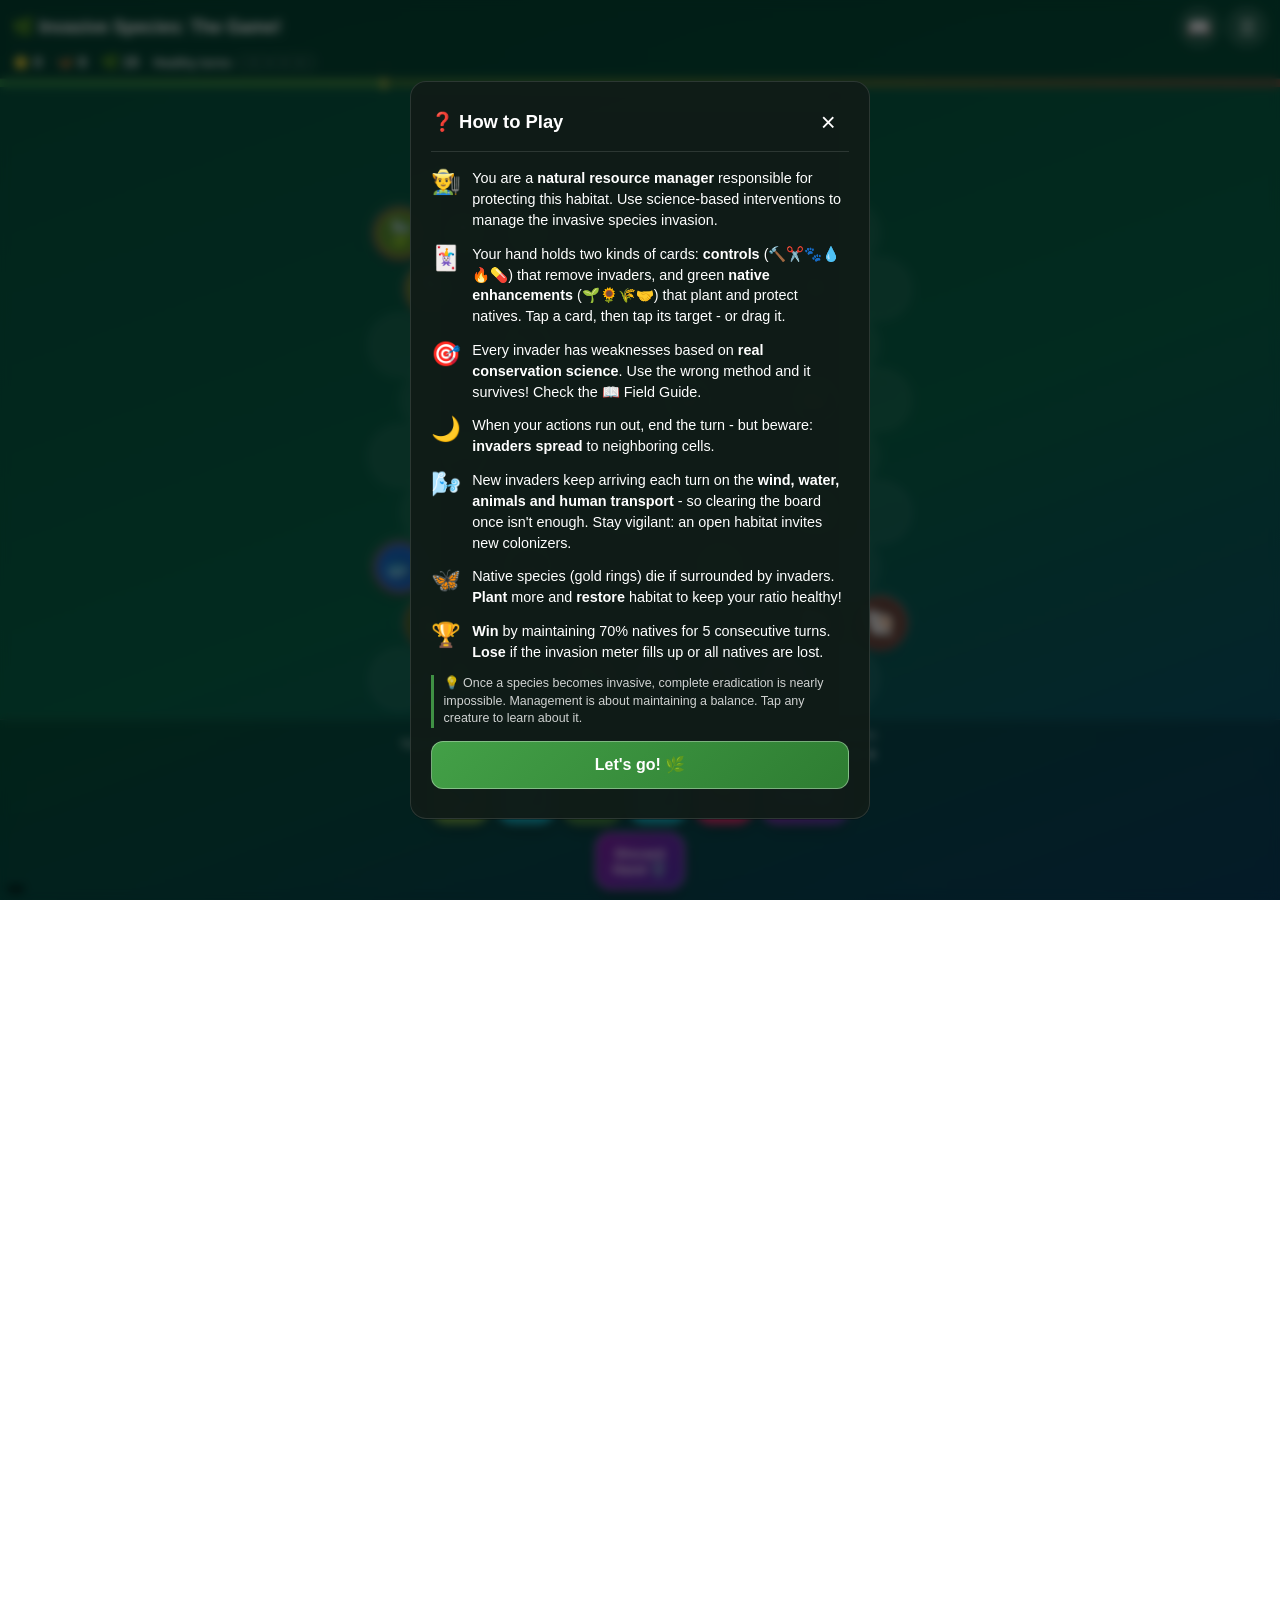
<file: index.html>
<!DOCTYPE html>
<html lang="en">
<head>
  <meta charset="UTF-8" />
  <meta name="viewport" content="width=device-width, initial-scale=1.0, maximum-scale=1.0, user-scalable=no, viewport-fit=cover, orientation=portrait" />
  <meta name="mobile-web-app-capable" content="yes" />
  <meta name="apple-mobile-web-app-capable" content="yes" />
  <meta name="apple-mobile-web-app-status-bar-style" content="black-translucent" />
  <meta name="theme-color" content="#064e3b" />
  <meta name="description" content="Nature Defenders - an educational strategy game about stopping real invasive species with real control methods." />

  <title>🌿 Invasive Species: The Game!</title>

  <style>
    /* Nature Defenders Styles */
    * {
      box-sizing: border-box;
      margin: 0;
      padding: 0;
    }

    /* Portrait mode only */
    @media (orientation: landscape) {
      .app {
        display: none;
      }
      body::after {
        content: "📱 Please rotate to portrait mode to play.";
        display: flex;
        align-items: center;
        justify-content: center;
        width: 100%;
        height: 100%;
        font-size: 1.2rem;
        color: white;
        text-align: center;
        padding: 2rem;
      }
    }

    html, body {
      width: 100%;
      height: 100%;
      height: 100dvh;
      font-family: -apple-system, BlinkMacSystemFont, 'Segoe UI', sans-serif;
      background: linear-gradient(160deg, #064e3b 0%, #065f46 55%, #0c4a6e 100%);
      overflow: hidden;
      overscroll-behavior: none;
      user-select: none;
      -webkit-user-select: none;
      -webkit-touch-callout: none;
    }

    .app {
      display: flex;
      flex-direction: column;
      width: 100vw;
      height: 100vh;
      height: 100dvh;
      color: white;
      padding-top: env(safe-area-inset-top);
      padding-left: env(safe-area-inset-left);
      padding-right: env(safe-area-inset-right);
    }

    /* Header */
    .app-header {
      display: flex;
      flex-direction: column;
      gap: 0.4rem;
      padding: 0.4rem 0.75rem;
      background: rgba(0, 0, 0, 0.18);
      backdrop-filter: blur(10px);
      border-bottom: 1px solid rgba(255, 255, 255, 0.1);
      z-index: 100;
    }

    .header-left h1 {
      font-size: 1.1rem;
      font-weight: 700;
      margin: 0;
      white-space: nowrap;
    }

    .header-center {
      display: flex;
      gap: 0.9rem;
      align-items: center;
      font-weight: 600;
      font-size: 0.9rem;
      flex-wrap: wrap;
      justify-content: flex-start;
    }

    .header-right {
      display: flex;
      gap: 0.4rem;
    }

    .btn-icon {
      width: 2.6rem;
      height: 2.6rem;
      border: none;
      border-radius: 50%;
      background: rgba(255, 255, 255, 0.12);
      color: white;
      font-size: 1.2rem;
      cursor: pointer;
      transition: transform 0.15s ease, background 0.15s ease;
      display: flex;
      align-items: center;
      justify-content: center;
      touch-action: manipulation;
    }

    .btn-icon:active {
      transform: scale(0.92);
      background: rgba(255, 255, 255, 0.25);
    }

    /* Balance meter: shows the invasive share of living tokens (left = mostly
       natives/healthy, right = mostly invaders), with a gold marker at the
       healthy target. */
    .invasion-meter {
      height: 8px;
      /* gradient hints direction: green (healthy) -> amber -> red (overrun) */
      background: linear-gradient(90deg, rgba(76,175,80,0.35) 0%, rgba(255,193,7,0.30) 50%, rgba(244,67,54,0.40) 100%);
      position: relative;
      z-index: 99;
      margin-bottom: 7px; /* room for the indicator that hangs below the bar */
    }

    /* Indicator: a small caret sitting just BELOW the bar, pointing up at the
       current position. Hanging downward keeps it clear of the header above. */
    .invasion-meter .meter-indicator {
      position: absolute;
      top: 100%;
      left: 0%;
      width: 0;
      height: 0;
      border-left: 5px solid transparent;
      border-right: 5px solid transparent;
      border-bottom: 7px solid #fff;
      transform: translateX(-50%);
      transition: left 0.4s ease, border-bottom-color 0.3s ease;
      filter: drop-shadow(0 1px 1px rgba(0, 0, 0, 0.5));
      z-index: 101;
    }

    /* Green band from 0 to the healthy target (the "safe" share of invaders). */
    .invasion-meter .healthy-zone {
      position: absolute;
      height: 100%;
      top: 0;
      left: 0;
      background: rgba(76, 175, 80, 0.30);
    }

    /* Gold tick marking the healthy target the indicator should stay left of. */
    .invasion-meter .target-marker {
      position: absolute;
      top: -2px;
      height: calc(100% + 4px);
      width: 2px;
      background: #FFD54F;
      transform: translateX(-50%);
      box-shadow: 0 0 4px rgba(255, 213, 79, 0.9);
      z-index: 100;
    }

    /* Win ticker */
    .win-ticker-header {
      display: flex;
      gap: 0.15rem;
      align-items: center;
    }

    .win-ticker-header .check {
      width: 0.8rem;
      height: 0.8rem;
      display: flex;
      align-items: center;
      justify-content: center;
      font-size: 0.6rem;
      font-weight: bold;
      border: 1px solid rgba(255, 255, 255, 0.4);
      border-radius: 3px;
      color: rgba(255, 255, 255, 0.4);
    }

    .win-ticker-header .check.healthy {
      background: #4CAF50;
      border-color: #4CAF50;
      color: white;
      box-shadow: 0 0 4px rgba(76, 175, 80, 0.8);
    }

    .win-ticker {
      display: flex;
      gap: 0.2rem;
      align-items: center;
      padding: 0 0.4rem;
    }

    .win-ticker .dot {
      width: 6px;
      height: 6px;
      border-radius: 50%;
      background: rgba(255, 255, 255, 0.3);
    }

    .win-ticker .dot.healthy {
      background: #4CAF50;
      box-shadow: 0 0 4px rgba(76, 175, 80, 0.8);
    }

    /* Body: board + hand (column on portrait, row on short landscape) */
    .game-body {
      flex: 1;
      display: flex;
      flex-direction: column;
      min-height: 0;
    }

    /* Game Area */
    .game-area {
      flex: 1;
      display: flex;
      align-items: flex-end;  /* free space gathers above the board for messages */
      justify-content: center;
      padding: 0.5rem;
      overflow: hidden;
      position: relative;
      min-height: 0;
    }

    .board {
      position: relative;
    }

    .cell {
      position: absolute;
      border-radius: 50%;
      background: rgba(255, 255, 255, 0.06);
      border: 2px solid rgba(255, 255, 255, 0.06);
      transition: border-color 0.2s ease, box-shadow 0.2s ease;
      touch-action: manipulation;
      display: flex;
      align-items: center;
      justify-content: center;
    }

    .cell.valid-target {
      border-color: #4CAF50;
      box-shadow: 0 0 12px rgba(76, 175, 80, 0.7);
      animation: pulse 1s ease infinite;
      cursor: pointer;
    }

    @keyframes pulse {
      0%, 100% { transform: scale(1); }
      50% { transform: scale(1.08); }
    }

    .token {
      width: 86%;
      height: 86%;
      border-radius: 50%;
      display: flex;
      align-items: center;
      justify-content: center;
      text-shadow: 1px 1px 2px rgba(0, 0, 0, 0.5);
      box-shadow: 0 3px 8px rgba(0, 0, 0, 0.4);
      pointer-events: none;
    }

    .token.invader { border: 2px solid rgba(239, 83, 80, 0.9); }
    .token.native  { border: 2px solid rgba(255, 213, 79, 0.9); }

    /* Cards */
    .card {
      width: 58px;
      height: 58px;
      border-radius: 1rem;
      display: flex;
      flex-direction: column;
      align-items: center;
      justify-content: center;
      gap: 1px;
      font-size: 1.5rem;
      color: white;
      text-shadow: 1px 1px 2px rgba(0, 0, 0, 0.5);
      cursor: grab;
      user-select: none;
      transition: transform 0.15s ease, box-shadow 0.15s ease;
      border: 2px solid rgba(255, 255, 255, 0.3);
      box-shadow: 0 4px 12px rgba(0, 0, 0, 0.4);
      touch-action: none;
    }

    .card .card-label {
      font-size: 0.55rem;
      font-weight: 700;
      letter-spacing: 0.02em;
      text-transform: uppercase;
      opacity: 0.95;
    }

    .card.selected {
      transform: translateY(-8px) scale(1.06);
      border-color: #fff;
      box-shadow: 0 0 0 3px rgba(76, 175, 80, 0.9), 0 8px 18px rgba(0, 0, 0, 0.5);
    }

    .card.drag-ghost {
      position: fixed;
      z-index: 2000;
      pointer-events: none;
      transform: scale(1.15);
      opacity: 0.9;
      margin: 0;
    }

    .card.drag-source {
      opacity: 0.35;
    }

    /* Control card colors */
    .card.manual { background: #2196F3; }
    .card.shears { background: #3F51B5; }
    .card.bio    { background: #689F38; }
    .card.cdd    { background: #00ACC1; }
    .card.burn   { background: #F4511E; }
    .card.chem   { background: #D81B60; }
    .card.bounty { background: linear-gradient(135deg, #F9A825, #E65100); }

    /* Python bounty patrol zone (area control) */
    .cell.bounty-zone {
      background: rgba(255, 179, 0, 0.16);
      border: 2px dashed rgba(255, 193, 7, 0.75);
    }
    .cell.bounty-zone.bounty-last { border-style: dotted; opacity: 0.85; }

    /* Enhancement card colors (warm/green palette to read as "help natives") */
    .card.plant     { background: #2E7D32; }
    .card.seedbomb  { background: #7CB342; }
    .card.restore   { background: #00897B; }
    .card.community { background: #F9A825; color: #3a2e00; }
    .card.enhance-card { border-color: rgba(255, 235, 150, 0.55); }

    /* Custom tooltips */
    .custom-tooltip {
      position: fixed;
      background: rgba(0, 0, 0, 0.95);
      color: white;
      padding: 0.6rem 0.8rem;
      border-radius: 6px;
      font-size: 0.8rem;
      line-height: 1.3;
      white-space: normal;
      z-index: 10000;
      pointer-events: none;
      border: 1px solid rgba(255, 255, 255, 0.2);
      box-shadow: 0 4px 12px rgba(0, 0, 0, 0.4);
    }

    /* Shielded native indicator */
    /* Newly-arrived invader: pulsing red halo + NEW tag for one turn */
    .token.fresh {
      animation: freshPulse 1.1s ease-in-out infinite;
      position: relative;
    }
    .token.fresh::after {
      content: 'NEW';
      position: absolute;
      top: -6px;
      right: -8px;
      font-size: 0.5rem;
      font-weight: 800;
      letter-spacing: 0.04em;
      padding: 1px 3px;
      border-radius: 4px;
      background: #D32F2F;
      color: #fff;
      text-shadow: none;
    }
    @keyframes freshPulse {
      0%, 100% { box-shadow: 0 0 0 0 rgba(239, 83, 80, 0.9), 0 3px 8px rgba(0,0,0,0.4); }
      50% { box-shadow: 0 0 0 6px rgba(239, 83, 80, 0), 0 3px 8px rgba(0,0,0,0.4); }
    }

    /* Cells touched by an event flash for a few seconds */
    .cell.fx-hurricane { animation: fxFlash 0.6s ease 5; border-color: #90CAF9; box-shadow: 0 0 14px rgba(144, 202, 249, 0.9); }
    .cell.fx-wildfire  { animation: fxFlash 0.6s ease 5; border-color: #FF7043; box-shadow: 0 0 14px rgba(255, 112, 67, 0.9); }
    .cell.fx-arrival   { animation: fxFlash 0.6s ease 5; border-color: #EF5350; box-shadow: 0 0 16px rgba(239, 83, 80, 1); }
    .cell.fx-patrol    { animation: fxFlash 0.6s ease 5; border-color: #FFC107; box-shadow: 0 0 14px rgba(255, 193, 7, 0.9); }
    .cell.fx-lost      { animation: fxFlash 0.6s ease 5; border-color: #F48FB1; box-shadow: 0 0 14px rgba(244, 143, 177, 0.9); }
    @keyframes fxFlash {
      0%, 100% { transform: scale(1); }
      50% { transform: scale(1.18); }
    }

    /* Board shake / screen tint when a big event lands */
    .game-area.shake { animation: shake 0.5s ease 2; }
    @keyframes shake {
      0%, 100% { transform: translateX(0); }
      20% { transform: translateX(-7px); }
      40% { transform: translateX(7px); }
      60% { transform: translateX(-5px); }
      80% { transform: translateX(5px); }
    }
    .event-tint {
      position: fixed;
      inset: 0;
      pointer-events: none;
      z-index: 1400;
      opacity: 0;
      transition: opacity 0.25s ease;
    }
    .event-tint.show { opacity: 1; }

    /* Event banner: big, centred, can't be missed. Queued; tap to continue. */
    .event-banner {
      position: fixed;
      left: 50%;
      top: 38%;
      transform: translate(-50%, -50%) scale(0.85);
      width: min(90vw, 420px);
      padding: 1.1rem 1.2rem 0.9rem;
      border-radius: 1.1rem;
      background: rgba(12, 20, 18, 0.97);
      border: 3px solid #fff;
      box-shadow: 0 18px 50px rgba(0, 0, 0, 0.6);
      text-align: center;
      z-index: 1500;
      opacity: 0;
      pointer-events: none;
      transition: opacity 0.2s ease, transform 0.25s cubic-bezier(.2,1.4,.4,1);
    }
    .event-banner.show { opacity: 1; transform: translate(-50%, -50%) scale(1); pointer-events: auto; }
    .event-banner .eb-kicker { font-size: 0.68rem; font-weight: 800; letter-spacing: 0.14em; text-transform: uppercase; opacity: 0.85; }
    .event-banner .eb-icon { font-size: 3.2rem; line-height: 1.1; margin: 0.2rem 0; }
    .event-banner .eb-title { font-size: 1.3rem; font-weight: 800; margin-bottom: 0.35rem; }
    .event-banner .eb-body { font-size: 0.88rem; line-height: 1.4; opacity: 0.95; }
    .event-banner .eb-learn { font-size: 0.76rem; line-height: 1.35; opacity: 0.75; margin-top: 0.5rem; font-style: italic; }
    .event-banner .eb-btn {
      margin-top: 0.8rem;
      padding: 0.5rem 1.4rem;
      border-radius: 999px;
      border: none;
      font-weight: 800;
      font-size: 0.9rem;
      color: #102;
      background: #fff;
      cursor: pointer;
    }
    .event-banner .eb-timer { height: 3px; border-radius: 3px; background: rgba(255,255,255,0.5); margin-top: 0.7rem; transform-origin: left; }
    .event-banner.tone-storm { border-color: #64B5F6; }
    .event-banner.tone-storm .eb-kicker { color: #90CAF9; }
    .event-banner.tone-fire { border-color: #FF7043; }
    .event-banner.tone-fire .eb-kicker { color: #FFAB91; }
    .event-banner.tone-bad { border-color: #EF5350; }
    .event-banner.tone-bad .eb-kicker { color: #FF8A80; }
    .event-banner.tone-good { border-color: #FFC107; }
    .event-banner.tone-good .eb-kicker { color: #FFE082; }

    .token.shielded {
      box-shadow: 0 0 0 3px rgba(255, 213, 79, 0.95), 0 0 10px rgba(255, 213, 79, 0.7), 0 3px 8px rgba(0, 0, 0, 0.4);
    }

    /* Player Area */
    .player-area {
      background: rgba(0, 0, 0, 0.18);
      backdrop-filter: blur(10px);
      border-top: 1px solid rgba(255, 255, 255, 0.1);
      padding: 0.5rem 0.75rem calc(0.6rem + env(safe-area-inset-bottom));
    }

    .hand-header {
      display: flex;
      justify-content: space-between;
      align-items: center;
      max-width: 480px;
      margin: 0 auto 0.4rem;
      font-size: 0.8rem;
      opacity: 0.9;
    }

    .action-pips {
      font-size: 0.85rem;
      letter-spacing: 0.15em;
    }

    .hand-row {
      display: flex;
      justify-content: center;
      align-items: center;
      gap: 0.5rem;
      flex-wrap: wrap;
      align-content: center;
      min-height: calc(2 * 58px + 0.5rem);
      max-width: 480px;
      margin: 0 auto;
    }

    .btn-endturn {
      min-height: 58px;
      padding: 0 1rem;
      border: 2px solid rgba(255, 255, 255, 0.35);
      border-radius: 1rem;
      background: linear-gradient(135deg, #7B1FA2, #512DA8);
      color: white;
      font-size: 0.85rem;
      font-weight: 700;
      cursor: pointer;
      transition: transform 0.15s ease;
      touch-action: manipulation;
      box-shadow: 0 4px 12px rgba(0, 0, 0, 0.4);
    }

    .btn-endturn:active { transform: scale(0.95); }

    .btn-endturn.urge {
      animation: pulse 0.9s ease infinite;
      box-shadow: 0 0 14px rgba(255, 213, 79, 0.8);
    }

    /* Toast */
    /* Position, width and font size are set by placeBesideBoard() so the
       toast sits in empty space and never covers board tiles. */
    .toast {
      position: fixed;
      top: 0.5rem;
      left: 0.5rem;
      transform: translateY(-10px);
      background: rgba(15, 25, 20, 0.94);
      border: 1px solid rgba(255, 255, 255, 0.2);
      border-radius: 0.85rem;
      padding: 0.6rem 0.9rem;
      font-size: 0.85rem;
      line-height: 1.35;
      z-index: 500;
      opacity: 0;
      pointer-events: none;
      transition: opacity 0.25s ease, transform 0.25s ease;
    }

    .toast.show {
      opacity: 1;
      transform: translateY(0);
      pointer-events: auto;
    }
    /* Borrowing the header or hand area: let taps reach the buttons underneath */
    .toast.show.passthru { pointer-events: none; }

    /* Overlays */
    .overlay {
      position: fixed;
      top: 0;
      left: 0;
      width: 100vw;
      height: 100vh;
      height: 100dvh;
      background: rgba(0, 0, 0, 0.55);
      backdrop-filter: blur(5px);
      display: none;
      align-items: center;
      justify-content: center;
      z-index: 1000;
      animation: fadeIn 0.2s ease;
      padding: 1rem;
    }

    .overlay.show { display: flex; }

    .panel {
      background: rgba(16, 28, 24, 0.97);
      backdrop-filter: blur(20px);
      border-radius: 1rem;
      border: 1px solid rgba(255, 255, 255, 0.12);
      padding: 1.25rem;
      width: min(100%, 460px);
      max-height: min(86vh, 86dvh);
      overflow-y: auto;
      -webkit-overflow-scrolling: touch;
      animation: slideUp 0.25s ease;
    }

    .panel-header {
      display: flex;
      justify-content: space-between;
      align-items: center;
      margin-bottom: 1rem;
      border-bottom: 1px solid rgba(255, 255, 255, 0.12);
      padding-bottom: 0.5rem;
    }

    .panel-header h2 { font-size: 1.15rem; }

    .btn-close {
      background: none;
      border: none;
      color: white;
      font-size: 1.6rem;
      cursor: pointer;
      width: 2.6rem;
      height: 2.6rem;
      border-radius: 50%;
      touch-action: manipulation;
    }

    .btn-close:active { background: rgba(255, 255, 255, 0.15); }

    .menu-btn {
      display: block;
      width: 100%;
      padding: 0.85rem 1rem;
      margin-bottom: 0.6rem;
      border: 1px solid rgba(255, 255, 255, 0.2);
      border-radius: 0.75rem;
      background: rgba(255, 255, 255, 0.08);
      color: white;
      font-size: 1rem;
      font-weight: 600;
      text-align: left;
      cursor: pointer;
      transition: background 0.15s ease, transform 0.15s ease;
      touch-action: manipulation;
    }

    .menu-btn:active {
      background: rgba(255, 255, 255, 0.2);
      transform: scale(0.98);
    }

    .menu-btn.primary {
      background: linear-gradient(135deg, #43A047, #2E7D32);
      border-color: rgba(255, 255, 255, 0.35);
      text-align: center;
    }

    /* Field guide */
    .guide-card {
      border: 1px solid rgba(255, 255, 255, 0.14);
      border-radius: 0.75rem;
      padding: 0.7rem 0.8rem;
      margin-bottom: 0.6rem;
      background: rgba(255, 255, 255, 0.05);
    }

    .guide-title {
      display: flex;
      align-items: center;
      gap: 0.5rem;
      font-weight: 700;
      margin-bottom: 0.25rem;
    }

    .guide-title .big { font-size: 1.4rem; }

    .chip {
      font-size: 0.65rem;
      font-weight: 600;
      padding: 0.1rem 0.45rem;
      border-radius: 999px;
      background: rgba(255, 255, 255, 0.14);
      margin-left: auto;
      white-space: nowrap;
    }

    .guide-card p {
      font-size: 0.8rem;
      line-height: 1.4;
      opacity: 0.92;
      margin-bottom: 0.3rem;
    }

    .guide-controls {
      font-size: 0.8rem;
      font-weight: 600;
    }

    .help-step {
      display: flex;
      gap: 0.7rem;
      margin-bottom: 0.8rem;
      font-size: 0.9rem;
      line-height: 1.45;
      align-items: flex-start;
    }

    .help-step .big { font-size: 1.5rem; line-height: 1.2; }

    .eco-note {
      font-size: 0.78rem;
      opacity: 0.8;
      border-left: 3px solid #4CAF50;
      padding-left: 0.6rem;
      margin-top: 0.8rem;
      line-height: 1.4;
    }

    /* Game over */
    .go-hero {
      text-align: center;
      font-size: 3rem;
      margin-bottom: 0.3rem;
    }

    .go-title {
      text-align: center;
      font-size: 1.3rem;
      font-weight: 700;
      margin-bottom: 0.6rem;
    }

    .go-final { text-align: center; margin-bottom: 0.7rem; }
    .go-final-num { font-size: 2.6rem; font-weight: 800; line-height: 1.05; color: #FFD54F; }
    .go-final-parts { font-size: 0.82rem; opacity: 0.9; line-height: 1.4; }
    .go-final-parts small { opacity: 0.7; }
    .lb-post { margin: 0 0 0.9rem; }
    .lb-post-row { display: flex; gap: 0.5rem; align-items: stretch; }
    .lb-input {
      flex: 1;
      min-width: 0;
      padding: 0.6rem 0.8rem;
      border: 1px solid rgba(255, 255, 255, 0.25);
      border-radius: 0.6rem;
      background: rgba(255, 255, 255, 0.08);
      color: white;
      font-size: 1rem;
      -webkit-appearance: none;
      user-select: text;
      -webkit-user-select: text;
    }
    .lb-input::placeholder { color: rgba(255, 255, 255, 0.5); }
    .lb-input:focus { outline: none; border-color: #43A047; }
    .lb-btn { width: auto; margin: 0; padding: 0.6rem 1rem; white-space: nowrap; }
    .lb-status { font-size: 0.78rem; margin-top: 0.4rem; min-height: 1rem; text-align: center; opacity: 0.9; }
    .lb-status.err { color: #ff8a80; }
    .lb-status.ok { color: #b9f6ca; }
    .lb-badge {
      font-size: 0.7rem;
      font-weight: 700;
      padding: 0.12rem 0.5rem;
      border-radius: 999px;
      background: rgba(255, 193, 7, 0.85);
      color: #3a2e00;
      white-space: nowrap;
    }

    .go-stats {
      display: flex;
      justify-content: center;
      gap: 1rem;
      flex-wrap: wrap;
      font-size: 0.9rem;
      font-weight: 600;
      margin-bottom: 1rem;
    }

    .go-recap h3 {
      font-size: 0.95rem;
      margin-bottom: 0.5rem;
    }

    /* Particle effects */
    .particle {
      position: fixed;
      border-radius: 50%;
      pointer-events: none;
      z-index: 9999;
      width: 5px;
      height: 5px;
    }

    /* Animations */
    @keyframes fadeIn {
      from { opacity: 0; }
      to { opacity: 1; }
    }

    @keyframes slideUp {
      from { opacity: 0; transform: translateY(20px); }
      to { opacity: 1; transform: translateY(0); }
    }

    /* Narrow phones */
    @media (max-width: 400px) {
      .header-left h1 .title-text { display: none; }
      .header-center { font-size: 0.8rem; gap: 0.6rem; }
      .btn-icon { width: 2.4rem; height: 2.4rem; }
      .card { width: 52px; height: 52px; font-size: 1.35rem; }
      .btn-endturn { min-height: 52px; }
      .hand-row { min-height: calc(2 * 52px + 0.5rem); }
    }

    /* Short landscape phones: hand docks to the side */
    @media (orientation: landscape) and (max-height: 520px) {
      .game-body { flex-direction: row; }
      .player-area {
        border-top: none;
        border-left: 1px solid rgba(255, 255, 255, 0.1);
        width: 168px;
        display: flex;
        flex-direction: column;
        justify-content: center;
        padding: 0.5rem;
        overflow-y: auto;
      }
      .hand-row { gap: 0.4rem; min-height: 0; }
      .app-header { padding: 0.25rem 0.6rem; }
    }
  </style>
</head>
<body>
  <div class="app">
    <!-- Header -->
    <header class="app-header">
      <div style="display: flex; align-items: center; justify-content: space-between; gap: 0.5rem;">
        <div class="header-left">
          <h1>🌿 <span class="title-text">Invasive Species: The Game!</span></h1>
        </div>
        <div class="header-right">
          <button class="btn-icon" id="btnGuide" title="Field Guide">📖</button>
          <button class="btn-icon" id="btnMenu" title="Menu">☰</button>
        </div>
      </div>
      <div class="header-center">
        <span class="lb-badge" id="lbBadge" style="display:none;" title="Your wins post to this room's leaderboard"></span>
        <div class="score-display" title="Your management score">⭐ <span id="score">0</span></div>
        <div title="Native species remaining">🦋 <span id="nativeCount">0</span></div>
        <div title="Invasive species present">🌿 <span id="invasiveCount">0</span></div>
        <div style="display: flex; align-items: center; gap: 0.4rem; font-size: 0.75rem;">
          <span style="opacity: 0.9;">Healthy turns:</span>
          <div class="win-ticker-header" id="winTickerHeader"></div>
        </div>
      </div>
    </header>

    <!-- Balance meter -->
    <div class="invasion-meter" id="invasionMeter" title="Habitat balance: the invasive share of living species. Keep the marker left of the gold target to stay healthy.">
      <div class="healthy-zone" id="healthyZone"></div>
      <div class="target-marker" id="targetMarker"></div>
      <div class="meter-indicator" id="meterIndicator"></div>
    </div>

    <div class="game-body">
      <!-- Main Game Area -->
      <main class="game-area" id="gameArea">
        <div class="board" id="board"></div>
      </main>
      <div class="toast" id="toast"></div>
      <div class="event-tint" id="eventTint"></div>
      <div class="event-banner" id="eventBanner" role="alertdialog" aria-live="assertive">
        <div class="eb-kicker" id="ebKicker"></div>
        <div class="eb-icon" id="ebIcon"></div>
        <div class="eb-title" id="ebTitle"></div>
        <div class="eb-body" id="ebBody"></div>
        <div class="eb-learn" id="ebLearn"></div>
        <button class="eb-btn" id="ebBtn">Got it</button>
        <div class="eb-timer" id="ebTimer"></div>
      </div>

      <!-- Player Hand -->
      <footer class="player-area">
        <div class="hand-header">
          <span>Your interventions - tap a card, then tap a target</span>
          <div style="display: flex; gap: 1rem; align-items: center;">
            <div style="display: flex; flex-direction: column; align-items: center; gap: 0.2rem;">
              <span style="font-size: 0.75rem; opacity: 0.8; font-weight: 500;">Actions</span>
              <span class="action-pips" id="actionPips" title="Actions remaining this turn (▲ = available, △ = used)"></span>
            </div>
          </div>
        </div>
        <div class="hand-row" id="handRow"></div>
      </footer>
    </div>

    <!-- Menu Overlay -->
    <div class="overlay" id="menuOverlay">
      <div class="panel">
        <div class="panel-header">
          <h2>🌿 Menu</h2>
          <button class="btn-close" data-close="menuOverlay">×</button>
        </div>
        <button class="menu-btn primary" id="btnNewGame">🎮 New Game</button>
        <button class="menu-btn" id="btnHelp">❓ How to Play</button>
        <button class="menu-btn" id="btnGuide2">📖 Field Guide</button>
        <button class="menu-btn" id="btnGlossary">📚 Glossary</button>
        <button class="menu-btn" id="btnScience">🔬 Game Science</button>
        <button class="menu-btn" id="btnSettings">⚙️ Settings</button>
        <a class="menu-btn" id="btnLeaderboard" href="leaderboard.html" target="_blank" rel="noopener" style="display:none;text-decoration:none;">🏆 Global Leaderboard</a>
        <button class="menu-btn" id="btnQR">📱 Share via QR Code</button>
        <div class="eco-note">Best score: <span id="bestScore">0</span> ⭐</div>
      </div>
    </div>

    <!-- Settings Submenu -->
    <div class="overlay" id="settingsOverlay">
      <div class="panel">
        <div class="panel-header">
          <h2>⚙️ Settings</h2>
          <button class="btn-close" data-close="settingsOverlay">×</button>
        </div>
        <button class="menu-btn" id="btnHints">💡 Hints: Off</button>
        <button class="menu-btn" id="btnSound">🔊 Sound: On</button>
        <button class="menu-btn" id="btnResearch">📊 Anonymous play data: On</button>
        <p style="font-size:0.74rem;opacity:0.8;margin-top:0.4rem;line-height:1.4;">
          To help improve the game, it records your moves anonymously: no names, device
          details, location or exact times - only the game's moves, outcome and date.
        </p>
        <button class="menu-btn" id="btnFullscreen">⛶ Fullscreen</button>
      </div>
    </div>

    <!-- Replay Overlay (researchers: open index.html?replay) -->
    <div class="overlay" id="replayOverlay">
      <div class="panel">
        <div class="panel-header">
          <h2>▶ Replay a logged game</h2>
          <button class="btn-close" data-close="replayOverlay">×</button>
        </div>
        <p style="font-size:0.8rem;opacity:0.85;margin-bottom:0.5rem;">Paste one record from <code>/logs</code> (JSON with <code>seed</code> and <code>moves</code>).</p>
        <textarea id="replayInput" class="lb-input" style="width:100%;min-height:140px;font-family:monospace;font-size:0.75rem;"></textarea>
        <label style="display:block;font-size:0.8rem;margin:0.5rem 0;">Step delay (ms):
          <input id="replaySpeed" class="lb-input" type="number" value="700" min="0" style="width:6rem;display:inline-block;"></label>
        <button class="menu-btn primary" id="btnReplayGo">▶ Replay</button>
        <div class="lb-status" id="replayErr"></div>
      </div>
    </div>
    <div id="replayStatus" style="position:fixed;left:8px;bottom:8px;z-index:600;font-size:0.72rem;background:rgba(0,0,0,0.7);padding:0.2rem 0.5rem;border-radius:0.4rem;pointer-events:none;"></div>

    <!-- QR Code Overlay -->
    <div class="overlay" id="qrOverlay">
      <div class="panel" style="max-width: 400px; text-align: center;">
        <div class="panel-header">
          <h2>📱 Scan to Play</h2>
          <button class="btn-close" data-close="qrOverlay">×</button>
        </div>
        <p style="font-size: 0.9rem; margin-bottom: 1rem; opacity: 0.9;">Share this QR code to invite others to play!</p>
        <img id="qrCodeImage" alt="QR code to open the game" style="width: 280px; height: 280px; border: 3px solid rgba(255,255,255,0.3); border-radius: 8px; margin-bottom: 1rem;">
        <p style="font-size: 0.8rem; opacity: 0.7;">https://harrisonmiles13.github.io/invasive-species-the-game/</p>
      </div>
    </div>

    <!-- Field Guide Overlay -->
    <div class="overlay" id="guideOverlay">
      <div class="panel">
        <div class="panel-header">
          <h2>📖 Field Guide</h2>
          <button class="btn-close" data-close="guideOverlay">×</button>
        </div>
        <div id="guideContent"></div>
      </div>
    </div>

    <!-- Glossary Overlay -->
    <div class="overlay" id="glossaryOverlay">
      <div class="panel">
        <div class="panel-header">
          <h2>📚 Glossary</h2>
          <button class="btn-close" data-close="glossaryOverlay">×</button>
        </div>
        <div id="glossaryContent"></div>
      </div>
    </div>

    <!-- Game Science Overlay -->
    <div class="overlay" id="scienceOverlay">
      <div class="panel">
        <div class="panel-header">
          <h2>🔬 Game Science</h2>
          <button class="btn-close" data-close="scienceOverlay">×</button>
        </div>
        <div id="scienceContent"></div>
      </div>
    </div>

    <!-- How to Play Overlay -->
    <div class="overlay" id="helpOverlay">
      <div class="panel">
        <div class="panel-header">
          <h2>❓ How to Play</h2>
          <button class="btn-close" data-close="helpOverlay">×</button>
        </div>
        <div class="help-step"><span class="big">👨‍🌾</span><span>You are a <b>natural resource manager</b> responsible for protecting this habitat. Use science-based interventions to manage the invasive species invasion.</span></div>
        <div class="help-step"><span class="big">🃏</span><span>Your hand holds two kinds of cards: <b>controls</b> (🔨✂️🐾💧🔥💊) that remove invaders, and green <b>native enhancements</b> (🌱🌻🌾🤝) that plant and protect natives. Tap a card, then tap its target - or drag it.</span></div>
        <div class="help-step"><span class="big">🎯</span><span>Every invader has weaknesses based on <b>real conservation science</b>. Use the wrong method and it survives! Check the 📖 Field Guide.</span></div>
        <div class="help-step"><span class="big">🌙</span><span>When your actions run out, end the turn - but beware: <b>invaders spread</b> to neighboring cells.</span></div>
        <div class="help-step"><span class="big">🌬️</span><span>New invaders keep arriving each turn on the <b>wind, water, animals and human transport</b> - so clearing the board once isn't enough. Stay vigilant: an open habitat invites new colonizers.</span></div>
        <div class="help-step"><span class="big">🦋</span><span>Native species (gold rings) die if surrounded by invaders. <b>Plant</b> more and <b>restore</b> habitat to keep your ratio healthy!</span></div>
        <div class="help-step"><span class="big">🏆</span><span><b>Win</b> by maintaining 70% natives for 5 consecutive turns. <b>Lose</b> if the invasion meter fills up or all natives are lost.</span></div>
        <div class="eco-note">💡 Once a species becomes invasive, complete eradication is nearly impossible. Management is about maintaining a balance. Tap any creature to learn about it.</div>
        <div class="eco-note" id="logNotice" style="border-left-color:#90CAF9;">📊 Your moves are recorded anonymously (no names or device info) to help improve the game. You can turn this off in ⚙️ Settings.</div>
        <button class="menu-btn primary" data-close="helpOverlay" style="margin-top:0.8rem;">Let's go! 🌿</button>
      </div>
    </div>

    <!-- Game Over Overlay -->
    <div class="overlay" id="gameOverlay">
      <div class="panel">
        <div class="go-hero" id="goHero">🏆</div>
        <div class="go-title" id="goTitle">Habitat saved!</div>
        <div class="go-final" id="goFinal"></div>
        <div class="lb-post" id="lbPost" style="display:none;">
          <div class="lb-post-row">
            <input class="lb-input" id="lbName" maxlength="16" placeholder="Your name or initials" autocomplete="off" />
            <button class="menu-btn primary lb-btn" id="btnPostScore">🏆 Post</button>
          </div>
          <div class="lb-status" id="lbStatus"></div>
        </div>
        <div class="go-stats" id="goStats"></div>
        <div class="go-recap">
          <h3>🔬 What you learned</h3>
          <div id="goRecap"></div>
        </div>
        <button class="menu-btn primary" id="btnPlayAgain" style="margin-top:0.8rem;">🎮 Play Again</button>
      </div>
    </div>
  </div>

  <script src="qrcode.min.js"></script>
  <script src="leaderboard-config.js"></script>
  <script>
    'use strict';

    // ===== Game data ==========================================================
    const COLS = 8, ROWS = 9, CELLS = COLS * ROWS;
    const HAND_SIZE = 5, PLAYS_PER_TURN = 3;
    const LOSE_CELLS = Math.floor(CELLS * 0.45); // invasion meter limit
    const WIN_TURNS = 5; // turns to maintain healthy ratio to win
    const HEALTHY_RATIO = 7 / 3; // natives/invaders must be >= 2.33 (70% natives, 30% invaders)
    const RANDOM_EVENT_CHANCE = 0.25; // 25% chance per turn
    // Propagule pressure: new invaders constantly arrive via wind-, water- and
    // animal-dispersed seeds, plus fresh human introductions. A cleared board
    // never stays clear for free - an open niche invites new colonizers. This is
    // why eradication is almost never permanent and management is ongoing.
    const INTRO_BASE_CHANCE = 0.45; // baseline reintroduction chance per turn
    // Python bounty (area control), modelled on Florida's Python Elimination
    // Program and the Florida Python Challenge: paid hunters sweep an area and
    // keep patrolling it, catching pythons that wander in.
    const BOUNTY_RADIUS = 2;        // hexes swept around the target
    const BOUNTY_PATROL_TURNS = 2;  // turns the patrol zone stays active afterwards
    const BOUNTY_BONUS = 15;        // bounty paid per python on top of its points
    // Biological control is not 100% effective: the targeted cell is always
    // cleared, but every other cell of that species is cleared only with
    // BIO_KILL_CHANCE. The larger the population, the more likely one or two
    // individuals slip through.
    const BIO_KILL_CHANCE = 0.9;
    // Chance that at least one of a population of n survives a release.
    function bioSurviveChance(n) { return 1 - Math.pow(BIO_KILL_CHANCE, Math.max(0, n - 1)); }
    // Other tuning numbers surfaced in the Game Science tab
    const SPRAY_NATIVE_RISK = 0.35, SPRAY_NATIVE_PENALTY = 15;
    const WRONG_CONTROL_PENALTY = 5, NATIVE_LOST_PENALTY = 25;
    // Final score (wins only - losses don't go on the leaderboard):
    //   speed:   SPEED_PAR / turns played  (a perfect 5-turn win = 1000)
    //   habitat: NATIVE_WEIGHT per native species still alive
    const SPEED_PAR = 5000, NATIVE_WEIGHT = 37;  // 37: speed and habitat swing real wins equally
    const PTS = { plant: 8, seedPerNative: 6, restoreBase: 12, restorePerNative: 8,
                  community: 10, winBonus: 50, winPerNative: 10,
                  hurricanePerInvader: 10, wildfirePerPlant: 15 };
    // How a brand-new invader arrived (educational flavor, keyed by species).
    const DISPERSAL = {
      kudzu:    { icon: '🌬️', vector: 'Wind-blown seeds' },
      hyacinth: { icon: '💧', vector: 'A water-borne fragment' },
      mussel:   { icon: '🚤', vector: 'Larvae in boat bilge water' },
      borer:    { icon: '🪵', vector: 'Larvae hitchhiking in firewood' },
      python:   { icon: '🐍', vector: 'A released pet' },
      carp:     { icon: '💧', vector: 'Eggs carried downstream' },
      pathogen: { icon: '🦠', vector: 'Spores on contaminated gear' }
    };

    const CONTROLS = {
      manual: { icon: '👐', short: 'Hunting', name: 'Hunting & Trapping',
        desc: 'Tracking, trapping and removing invasive animals by hand. Hard work, but precise and chemical-free.', class: 'manual' },
      shears: { icon: '✂️', short: 'Cut', name: 'Mechanical Control',
        desc: 'Cutting, mowing, harvesting and netting. Repeatedly stripping biomass exhausts an invader until it can no longer rebound.', class: 'shears' },
      bio:    { icon: '🐾', short: 'Bio', name: 'Biological Control',
        desc: "Introduce carefully tested natural predators or pathogens - weevils, parasitoid wasps, fungi - that target the invader without harming natives. Hits the species across the whole board, but it's never 100%: the larger the population, the more likely one or two survive.", class: 'bio' },
      cdd:    { icon: '💧', short: 'CDD', name: 'Clean, Drain, Dry',
        desc: 'Drawdowns, hot-water washes and barriers. The proven prevention strategy for aquatic hitchhikers.', class: 'cdd' },
      burn:   { icon: '🔥', short: 'Burn', name: 'Prescribed Burn',
        desc: 'Carefully planned fire clears invasive growth and helps fire-adapted native plants return.', class: 'burn' },
      chem:   { icon: '💊', short: 'Spray', name: 'Targeted Treatment',
        desc: 'Targeted chemical treatments are effective but risky - spray the wrong target and harm natives. Precision and timing are critical.', class: 'chem' },
      bounty: { icon: '💰', short: 'Bounty', name: 'Python Bounty',
        desc: "Post a bounty like Florida's Python Elimination Program: paid hunters sweep the area (every python within 2 cells) and keep patrolling it for 2 more turns, catching any python that moves in.", class: 'bounty' }
    };

    const INVADERS = {
      kudzu: { icon: '🍃', name: 'Kudzu', color: '#558B2F', origin: 'East Asia',
        controls: ['shears', 'burn'], spread: 0.75, points: 20,
        harm: 'A vine that grows up to 30 cm per day, smothering whole forests by blocking sunlight - "the vine that ate the South".',
        tip: 'Cut it back again and again, or use prescribed burns to expose its root crowns.',
        fact: 'Kudzu was brought to the US in 1876 as an ornamental plant and livestock feed. By the 1950s it covered millions of acres.' },
      hyacinth: { icon: '🌺', name: 'Water Hyacinth', color: '#7B1FA2', origin: 'Amazon Basin',
        controls: ['shears', 'bio'], spread: 0.6, points: 20,
        harm: 'Floating mats double in size in two weeks, clogging waterways and starving fish of oxygen.',
        tip: "Harvest the mats by hand or machine, or release Neochetina weevils that eat only hyacinth.",
        fact: 'A single plant produces thousands of seeds and floats to colonize new waterways. Mats can double in biomass within weeks.' },
      mussel: { icon: '🐚', name: 'Zebra Mussel', color: '#5D4037', origin: 'Caspian Sea region',
        controls: ['manual', 'cdd'], spread: 0.4, points: 20,
        harm: 'Stowaways in ship ballast water that clog pipes, coat boats and out-eat native mussels.',
        tip: "Scrape them off and Clean, Drain, Dry every boat - dried-out mussels can't survive.",
        fact: 'A single zebra mussel can produce 30,000-100,000 offspring per year, and they can survive in freshwater for weeks out of water.' },
      borer: { icon: '🪲', name: 'Emerald Ash Borer', color: '#00695C', origin: 'Northeast Asia',
        controls: ['bio', 'chem'], spread: 0.45, points: 25,
        harm: "Larvae tunnel under ash bark and cut off the tree's nutrients - tens of millions of trees lost.",
        tip: 'Tiny parasitoid wasps hunt its larvae, and targeted trunk treatments protect single trees.',
        fact: 'Since 2002, Emerald Ash Borers have killed over 100 million ash trees. A single adult can produce 50-100 offspring in its lifetime.' },
      python: { icon: '🐍', name: 'Burmese Python', color: '#33691E', origin: 'Southeast Asia',
        controls: ['manual', 'bounty'], spread: 0.3, points: 40,
        harm: 'Released pets that ate their way through the Everglades - some mammal numbers fell over 90%.',
        tip: "No spray or trap stops them: trained trackers remove pythons one by one, and Florida pays bounty hunters to sweep and patrol whole areas. Never release a pet!",
        fact: 'A single female can lay 50-100+ eggs. With no natural predators in Florida, populations exploded from a few released pets to tens of thousands.' },
      carp: { icon: '🐟', name: 'Asian Carp', color: '#1565C0', origin: 'East Asia',
        controls: ['manual', 'cdd', 'shears'], spread: 0.525, points: 22,
        harm: 'Voracious eaters that consume 40% of their body weight daily, out-competing native fish and destroying aquatic plants.',
        tip: 'Electric barriers stop them in waterways; targeted removal by commercial fisheries reduces populations.',
        fact: 'Adults reach 4 feet long and can survive in many water conditions. A single carp eats 40% of its body weight daily, depleting food for native fish.' },
      pathogen: { icon: '🦠', name: 'Chytrid Fungus', color: '#C62828', origin: 'East Asia',
        controls: ['cdd', 'chem'], spread: 0.6, points: 30,
        harm: 'A deadly fungus that infects amphibian skin, preventing them from breathing. Has wiped out entire frog species.',
        tip: 'Quarantine and disinfect hiking gear; treat breeding habitats with antifungal compounds.',
        fact: 'Chytrid fungus has caused more extinctions of vertebrate species than any other pathogen in recorded history.' }
    };

    const NATIVES = {
      oak:     { icon: '🌳', name: 'White Oak',         fact: 'One oak can feed over 500 species of caterpillars - a whole food web in one tree.' },
      milkweed: { icon: '🌿', name: 'Milkweed',        fact: 'The only plant monarch caterpillars eat. Essential for their survival and migration.' },
      wildflower: { icon: '🌸', name: 'Native Wildflowers', fact: 'Provide nectar and pollen for native pollinators. Lost when invasives take over.' },
      monarch: { icon: '🦋', name: 'Monarch Butterfly', fact: 'Monarch caterpillars can only eat milkweed. Invasive plants that crowd it out starve them.' },
      turtle:  { icon: '🐢', name: 'Box Turtle',        fact: 'Box turtles can live 100+ years and reproduce slowly (5-8 hatchlings every 2-3 years). This makes populations vulnerable to decline.' },
      bee:     { icon: '🐝', name: 'Native Bee',        fact: 'Native bees pollinate the wildflowers that invasive plants push out.' },
      heron:   { icon: '🦢', name: 'Great Blue Heron',  fact: 'These wading birds hunt fish and frogs. Clogged waterways from invasive plants block their habitat.' },
      salamander: { icon: '🦎', name: 'Spotted Salamander', fact: 'Breeds in ephemeral vernal pools that must remain unfilled for egg development. Invasive plants alter water chemistry and permanence, preventing reproduction.' }
    };

    // Native enhancement cards - interventions that build up natives instead of
    // removing invaders. target: 'empty' | 'native' | 'invader' | 'any'
    const ENHANCEMENTS = {
      plant:     { icon: '🌱', short: 'Plant', name: 'Native Planting', target: 'empty',
        desc: 'Plant a new native species in an empty cell to rebuild biodiversity and improve the native-to-invader ratio.' },
      seedbomb:  { icon: '🌻', short: 'Seeds', name: 'Seed Bombing', target: 'empty',
        desc: 'Scatter native seeds - establishes natives in an empty cell and its empty neighbours at once.' },
      restore:   { icon: '🌾', short: 'Restore', name: 'Habitat Restoration', target: 'invader',
        desc: 'Reclaim a patch: clears one invader (any species, no matter its weaknesses) and plants two natives in its place to rebuild the ecosystem.' },
      community: { icon: '🤝', short: 'Rally', name: 'Community Day', target: 'any',
        desc: 'Rally volunteers: shields every native from being overwhelmed this turn and energizes your crew (+1 action).' }
    };

    // Unified card lookups across controls + enhancements
    function cardDef(type) { return CONTROLS[type] || ENHANCEMENTS[type]; }
    function isEnhance(type) { return !!ENHANCEMENTS[type]; }
    function validTargetForCard(type, i) {
      const occ = S.field[i];
      if (isEnhance(type)) {
        const tgt = ENHANCEMENTS[type].target;
        if (tgt === 'empty') return !occ;
        if (tgt === 'native') return !!(occ && occ.kind === 'native');
        if (tgt === 'invader') return !!(occ && occ.kind === 'invader');
        return true; // 'any'
      }
      return !!(occ && occ.kind === 'invader');
    }

    const STARTING_INVADERS = [
      ['kudzu', 4], ['hyacinth', 4], ['mussel', 2], ['borer', 2], ['python', 2], ['carp', 2], ['pathogen', 1]
    ];
    const STARTING_NATIVES = ['oak', 'monarch', 'turtle', 'bee', 'heron'];

    // ===== State ==============================================================
    let S = null;
    let soundOn = true;
    let hintsOn = false;
    let best = 0;
    let cellSize = 40;

    try {
      soundOn = localStorage.getItem('nd-sound') !== 'off';
      hintsOn = localStorage.getItem('nd-hints') === 'on';
      best = parseInt(localStorage.getItem('nd-best-final') || '0', 10) || 0;
    } catch (e) { /* private mode */ }

    function newState() {
      return {
        field: new Array(CELLS).fill(null),
        hand: [],
        score: 0,
        turn: 1,
        plays: PLAYS_PER_TURN,
        selected: null,
        over: false,
        removed: {},
        seenFacts: {},
        totalNatives: 0,
        healthyTurns: 0,
        newInvaders: new Set(),  // Track invaders placed this turn (don't spread yet)
        invasivePhaseActive: false,  // Flag: true during invasive spread sequence
        bountyZones: [],  // Active python bounty patrols: { cells: [...], turns: n }
        bounties: 0       // Pythons removed through bounties (for the scoreboard)
      };
    }

    // ===== Grid helpers (odd-r offset hex layout) =============================
    function neighbors(i) {
      const r = Math.floor(i / COLS), c = i % COLS;
      const deltas = (r % 2)
        ? [[0, -1], [0, 1], [-1, 0], [-1, 1], [1, 0], [1, 1]]
        : [[0, -1], [0, 1], [-1, -1], [-1, 0], [1, -1], [1, 0]];
      const out = [];
      for (const [dr, dc] of deltas) {
        const nr = r + dr, nc = c + dc;
        if (nr >= 0 && nr < ROWS && nc >= 0 && nc < COLS) out.push(nr * COLS + nc);
      }
      return out;
    }

    // All cells within `radius` hex steps of i (including i).
    function cellsWithin(i, radius) {
      const seen = new Set([i]);
      let frontier = [i];
      for (let r = 0; r < radius; r++) {
        const next = [];
        for (const c of frontier) {
          for (const n of neighbors(c)) if (!seen.has(n)) { seen.add(n); next.push(n); }
        }
        frontier = next;
      }
      return [...seen];
    }

    function invaderCells() {
      const out = [];
      S.field.forEach((cell, i) => { if (cell && cell.kind === 'invader') out.push(i); });
      return out;
    }

    function nativeCells() {
      const out = [];
      S.field.forEach((cell, i) => { if (cell && cell.kind === 'native') out.push(i); });
      return out;
    }

    // ===== Seeded randomness ===================================================
    // Every random game decision (board setup, hands, spread, events, arrivals,
    // biocontrol, spray) draws from this seeded generator, so a game's seed plus
    // its move list replays it exactly. Visual effects still use Math.random.
    let rngState = 1;
    function seedRng(seed) { rngState = (seed >>> 0) || 1; }
    function rng() { // mulberry32
      let t = rngState = (rngState + 0x6D2B79F5) >>> 0;
      t = Math.imul(t ^ (t >>> 15), t | 1);
      t ^= t + Math.imul(t ^ (t >>> 7), t | 61);
      return ((t ^ (t >>> 14)) >>> 0) / 4294967296;
    }
    function newSeed() {
      try { return crypto.getRandomValues(new Uint32Array(1))[0]; }
      catch (e) { return Math.floor(Math.random() * 4294967296); }
    }

    function pick(arr) { return arr[Math.floor(rng() * arr.length)]; }

    function findCell(pred) {
      for (let k = 0; k < 300; k++) {
        const i = Math.floor(rng() * CELLS);
        if (pred(i)) return i;
      }
      for (let i = 0; i < CELLS; i++) if (pred(i)) return i;
      return -1;
    }

    // ===== Setup ==============================================================
    function setupBoard() {
      // Natives in the middle, spaced apart
      for (const type of STARTING_NATIVES) {
        const i = findCell(j => {
          const r = Math.floor(j / COLS), c = j % COLS;
          if (r < 2 || r > ROWS - 3 || c < 1 || c > COLS - 2 || S.field[j]) return false;
          return !neighbors(j).some(n => S.field[n] && S.field[n].kind === 'native');
        });
        if (i >= 0) { S.field[i] = { kind: 'native', type }; S.totalNatives++; }
      }
      // Place additional natives to reach ~15% of board (10-11 total)
      for (let extra = 0; extra < 5; extra++) {
        const type = pick(STARTING_NATIVES);
        const i = findCell(j => {
          const r = Math.floor(j / COLS), c = j % COLS;
          if (r < 2 || r > ROWS - 3 || c < 1 || c > COLS - 2 || S.field[j]) return false;
          return !neighbors(j).some(n => S.field[n] && S.field[n].kind === 'native');
        });
        if (i >= 0) { S.field[i] = { kind: 'native', type }; S.totalNatives++; }
      }
      // Invader clusters, not directly beside a native
      const clearOfNatives = j => !S.field[j] &&
        !neighbors(j).some(n => S.field[n] && S.field[n].kind === 'native');
      for (const [type, count] of STARTING_INVADERS) {
        const first = findCell(clearOfNatives);
        if (first < 0) continue;
        S.field[first] = { kind: 'invader', type };
        for (let extra = 1; extra < count; extra++) {
          const spots = neighbors(first).filter(clearOfNatives);
          if (spots.length) S.field[pick(spots)] = { kind: 'invader', type };
        }
      }
    }

    function refillHand() {
      const enhanceTypes = Object.keys(ENHANCEMENTS);
      const present = [...new Set(invaderCells().map(i => S.field[i].type))];
      // The bounty card only works on pythons, so only deal it while they're around.
      const controlTypes = Object.keys(CONTROLS)
        .filter(c => c !== 'bounty' || present.includes('python'));
      while (S.hand.length < HAND_SIZE) {
        const hasUseful = S.hand.some(h =>
          !isEnhance(h) && present.some(t => INVADERS[t].controls.includes(h)));
        if (present.length && !hasUseful) {
          // Guarantee at least one control that works on a present invader
          S.hand.push(pick(INVADERS[pick(present)].controls));
        } else if (rng() < 0.3) {
          // Mix in a native enhancement card
          S.hand.push(pick(enhanceTypes));
        } else {
          S.hand.push(pick(controlTypes));
        }
      }
    }

    function initGame(seed) {
      logUpload('abandoned');   // a game left unfinished still tells us something
      bannerQueue.length = 0;
      for (const k in EVENT_FX) delete EVENT_FX[k];
      if (bannerShowing) dismissBanner();
      S = newState();
      S.seed = (seed == null) ? newSeed() : seed;
      seedRng(S.seed);
      logStart();
      setupBoard();
      refillHand();
      render();
    }

    // ===== Core rules =========================================================
    function playCard(handIdx, cellIdx) {
      if (S.over || handIdx == null || !S.hand[handIdx]) return false;
      const type = S.hand[handIdx];

      if (!validTargetForCard(type, cellIdx)) {
        if (isEnhance(type)) {
          const tgt = ENHANCEMENTS[type].target;
          if (tgt === 'empty') toast('🌱 Plant this on an <b>empty</b> cell (highlighted green).');
          else if (tgt === 'native') toast('🌾 Use this on one of your <b>native species</b> (gold rings).');
          else if (tgt === 'invader') toast('🌾 Use this on an <b>invasive species</b> (red rings) - it clears one and plants natives.');
          else toast('Tap a highlighted cell to use this card.');
        } else {
          toast('🚫 Aim for an <b>invasive species</b> - the ones with <b>red rings</b>.');
        }
        logMove(['x', type, cellIdx]);  // tried an invalid target (no effect on the game)
        sound('error');
        return false;
      }
      if (S.plays <= 0) {
        toast('⚡ No actions left - tap <b>End Turn 🌙</b>.');
        sound('error');
        return false;
      }

      const occ = S.field[cellIdx];
      logMove(['p', handIdx, cellIdx, type, occ ? occ.type : '',
        (!isEnhance(type) && occ && occ.kind === 'invader') ? (INVADERS[occ.type].controls.includes(type) ? 1 : 0) : -1]);
      S.hand.splice(handIdx, 1);
      S.selected = null;
      S.plays--;

      if (isEnhance(type)) applyEnhancement(type, cellIdx);
      else applyControl(type, cellIdx);

      render();
      return true;
    }

    function applyControl(ctrl, cellIdx) {
      const cell = S.field[cellIdx];
      const sp = INVADERS[cell.type];

      if (!sp.controls.includes(ctrl)) {
        // Failed control
        S.score = Math.max(0, S.score - WRONG_CONTROL_PENALTY);
        vibrate(150);
        sound('error');
        burst(cellIdx, '#F44336');
        const works = sp.controls.map(c => `${CONTROLS[c].icon} ${CONTROLS[c].name}`).join(' or ');
        toast(`❌ ${CONTROLS[ctrl].icon} doesn't stop ${sp.icon} <b>${sp.name}</b>.<br>Works: <b>${works}</b>. ${sp.tip}<br><span style="font-size:0.75rem;opacity:0.7;">Tap to dismiss</span>`, 0);

        // Failed control: invasive spreads immediately
        const empties = neighbors(cellIdx).filter(n => !S.field[n]);
        if (empties.length) {
          const spreadTo = pick(empties);
          S.field[spreadTo] = { kind: 'invader', type: cell.type };
          S.newInvaders.add(spreadTo);
          burst(spreadTo, '#EF5350');
          sound('spread');
          render();
        }
        return;
      }

      // Successful control
      vibrate([60, 40, 60]);
      sound('good');
      let removed = 0;
      let totalScore = 0;

      if (ctrl === 'manual') {
        // Hunting: single target only
        S.field[cellIdx] = null;
        removed = 1;
        totalScore = sp.points;
        burst(cellIdx, '#4CAF50');
      } else if (ctrl === 'shears') {
        // Cutting: target + adjacent if present
        const toRemove = [cellIdx];
        const adjCells = neighbors(cellIdx);
        for (const adjIdx of adjCells) {
          if (S.field[adjIdx] && S.field[adjIdx].kind === 'invader' && S.field[adjIdx].type === cell.type) {
            toRemove.push(adjIdx);
            break;  // Only one adjacent
          }
        }
        for (const idx of toRemove) {
          S.field[idx] = null;
          burst(idx, '#4CAF50');
          removed++;
          totalScore += sp.points;
        }
      } else if (ctrl === 'burn') {
        // Prescribed Burn: flood-fill connected patch of same type
        const visited = new Set();
        const toRemove = [];
        const queue = [cellIdx];
        while (queue.length > 0) {
          const idx = queue.shift();
          if (visited.has(idx)) continue;
          visited.add(idx);
          if (S.field[idx] && S.field[idx].kind === 'invader' && S.field[idx].type === cell.type) {
            toRemove.push(idx);
            for (const neighbor of neighbors(idx)) {
              if (!visited.has(neighbor)) queue.push(neighbor);
            }
          }
        }
        for (const idx of toRemove) {
          S.field[idx] = null;
          burst(idx, '#FF9800');
          removed++;
          totalScore += sp.points;
        }
      } else if (ctrl === 'chem') {
        // Spray: target + adjacent same-type + 35% chance to damage adjacent natives
        const toRemove = [cellIdx];
        const damagedNatives = [];

        const adjCells = neighbors(cellIdx);
        for (const adjIdx of adjCells) {
          if (S.field[adjIdx]) {
            if (S.field[adjIdx].kind === 'invader' && S.field[adjIdx].type === cell.type) {
              toRemove.push(adjIdx);
            } else if (S.field[adjIdx].kind === 'native' && rng() < SPRAY_NATIVE_RISK) {
              damagedNatives.push(adjIdx);
            }
          }
        }

        for (const idx of toRemove) {
          S.field[idx] = null;
          burst(idx, '#4CAF50');
          removed++;
          totalScore += sp.points;
        }
        for (const idx of damagedNatives) {
          const nat = NATIVES[S.field[idx].type];
          S.field[idx] = null;
          burst(idx, '#FF6B6B');
          toast(`💔 Spray damage: <b>${nat.name}</b> harmed!`, 2500);
          S.score = Math.max(0, S.score - SPRAY_NATIVE_PENALTY);
        }
      } else if (ctrl === 'bio') {
        // Bio Control: the target is cleared; every other cell of the species
        // is cleared with BIO_KILL_CHANCE, so large populations often keep a few.
        const pop = [];
        for (let i = 0; i < CELLS; i++) {
          if (S.field[i] && S.field[i].kind === 'invader' && S.field[i].type === cell.type) pop.push(i);
        }
        for (const i of pop) {
          if (i !== cellIdx && rng() >= BIO_KILL_CHANCE) continue;  // survivor
          S.field[i] = null;
          S.newInvaders.delete(i);
          burst(i, '#4CAF50');
          removed++;
          totalScore += sp.points;
        }
        S.lastBio = { pop: pop.length, removed };
      } else if (ctrl === 'cdd') {
        // CDD: target + all adjacent of same type (area draining effect)
        const toRemove = [cellIdx];
        const adjCells = neighbors(cellIdx);
        for (const adjIdx of adjCells) {
          if (S.field[adjIdx] && S.field[adjIdx].kind === 'invader' && S.field[adjIdx].type === cell.type) {
            toRemove.push(adjIdx);
          }
        }
        for (const idx of toRemove) {
          S.field[idx] = null;
          burst(idx, '#00ACC1');
        }
        removed = toRemove.length;
        totalScore = sp.points * removed;
      } else if (ctrl === 'bounty') {
        // Python Bounty: hunters sweep every python within BOUNTY_RADIUS, then
        // keep patrolling the zone for a few turns (area control).
        const zone = cellsWithin(cellIdx, BOUNTY_RADIUS);
        for (const idx of zone) {
          const occ = S.field[idx];
          if (occ && occ.kind === 'invader' && occ.type === 'python') {
            S.field[idx] = null;
            S.newInvaders.delete(idx);
            burst(idx, '#FFC107');
            removed++;
            totalScore += sp.points + BOUNTY_BONUS;
          }
        }
        S.bounties = (S.bounties || 0) + removed;
        S.bountyZones = S.bountyZones || [];
        S.bountyZones.push({ cells: zone, turns: BOUNTY_PATROL_TURNS });
        flashCells(zone, 'patrol');
      }

      S.score += totalScore;
      S.removed[cell.type] = (S.removed[cell.type] || 0) + removed;

      if (ctrl === 'bounty') {
        toast(`💰 <b>Bounty claimed!</b> Hunters removed <b>${removed}</b> 🐍 python${removed !== 1 ? 's' : ''} (+${totalScore}).<br>` +
          `The gold zone stays patrolled for <b>${BOUNTY_PATROL_TURNS}</b> more turns.`, 5200);
        return;
      }
      if (ctrl === 'bio') {
        const b = S.lastBio, left = b.pop - b.removed;
        toast(`🐾 <b>+${totalScore}</b> Biocontrol cleared <b>${b.removed} of ${b.pop}</b> ${sp.icon} ${sp.name}.` +
          (left ? `<br><b>${left}</b> slipped through - biocontrol is never 100%.` : ''), 5200);
        if (!S.seenFacts[cell.type]) S.seenFacts[cell.type] = true;
        return;
      }
      if (!S.seenFacts[cell.type]) {
        S.seenFacts[cell.type] = true;
        toast(`✅ <b>+${totalScore}</b> ${sp.icon} <b>${sp.name}</b> removed (${removed})!<br>${sp.harm}`, 5200);
      } else {
        toast(`✅ <b>+${totalScore}</b> ${sp.icon} ${sp.name} removed (${removed})!`);
      }
    }

    function applyEnhancement(type, cellIdx) {
      vibrate([40, 30, 40]);
      sound('good');
      if (type === 'plant') {
        const t = pick(Object.keys(NATIVES));
        S.field[cellIdx] = { kind: 'native', type: t };
        S.totalNatives++;
        S.score += PTS.plant;
        burst(cellIdx, '#66BB6A');
        toast(`🌱 Planted a ${NATIVES[t].icon} <b>${NATIVES[t].name}</b>! Healthy natives improve your ratio.`, 4200);
      } else if (type === 'seedbomb') {
        const targets = [cellIdx, ...neighbors(cellIdx).filter(n => !S.field[n])].slice(0, 3);
        let planted = 0;
        for (const c of targets) {
          if (!S.field[c]) {
            const t = pick(Object.keys(NATIVES));
            S.field[c] = { kind: 'native', type: t };
            S.totalNatives++;
            burst(c, '#9CCC65');
            planted++;
          }
        }
        S.score += planted * PTS.seedPerNative;
        toast(`🌻 Seed bomb! Established <b>${planted}</b> new native${planted !== 1 ? 's' : ''}.`, 4200);
      } else if (type === 'restore') {
        // Reclaim a patch: clear one invader (any species, regardless of its
        // susceptibility) and plant two natives - the freed cell plus a nearby
        // empty one - to rebuild the ecosystem in its place.
        const cleared = (S.field[cellIdx] && S.field[cellIdx].kind === 'invader')
          ? INVADERS[S.field[cellIdx].type] : null;
        S.field[cellIdx] = null;
        S.newInvaders.delete(cellIdx);
        burst(cellIdx, '#26A69A');
        let planted = 0;
        const spots = [cellIdx, ...neighbors(cellIdx).filter(n => !S.field[n])];
        for (const c of spots) {
          if (planted >= 2) break;
          if (!S.field[c]) {
            const t = pick(Object.keys(NATIVES));
            S.field[c] = { kind: 'native', type: t };
            S.totalNatives++;
            burst(c, '#66BB6A');
            planted++;
          }
        }
        S.score += PTS.restoreBase + planted * PTS.restorePerNative;
        toast(`🌾 Habitat restored! Cleared ${cleared ? cleared.icon + ' <b>' + cleared.name + '</b>' : 'an invader'} and planted <b>${planted}</b> native${planted !== 1 ? 's' : ''}.`, 4600);
      } else if (type === 'community') {
        let n = 0;
        for (const i of nativeCells()) { S.field[i].shield = Math.max(S.field[i].shield || 0, 1); n++; }
        S.plays += 2; // refund this card's cost and grant a bonus action
        S.score += PTS.community;
        burst(cellIdx, '#FBC02D');
        toast(`🤝 Community Day! Volunteers shielded <b>${n}</b> native${n !== 1 ? 's' : ''} this turn (+1 action).`, 4600);
      }
    }

    function endTurn(fromDiscard) {
      if (S.over || S.invasivePhaseActive) return;  // Prevent multiple clicks
      if (!fromDiscard) logMove(['end']);
      S.selected = null;
      S.invasivePhaseActive = true;  // Lock out further clicks
      clearFreshFlags();

      // Start invasive phase with announcement
      toast(`🌙 Turn ${S.turn} - Invasive species spreading...`, 1500);

      // Calculate what will spread - only old invaders (not placed this turn)
      const spreads = [];
      const spreadTargets = new Set();  // Track cells just picked for spreading
      for (const i of invaderCells()) {
        // Skip newly placed invaders - they don't spread until next turn
        if (S.newInvaders.has(i)) continue;

        const sp = INVADERS[S.field[i].type];
        if (rng() < sp.spread) {
          // Exclude both empty AND cells already targeted by spreads this turn
          const empties = neighbors(i).filter(n => !S.field[n] && !spreadTargets.has(n));
          if (empties.length) {
            const to = pick(empties);
            spreadTargets.add(to);  // Mark as target for this turn's spreads
            spreads.push({ from: i, to: to, type: S.field[i].type });
          }
        }
      }

      // Animate spreads one by one with announcements
      let spreadIdx = 0;
      const spreadNext = () => {
        if (spreadIdx < spreads.length) {
          const s = spreads[spreadIdx];
          const sp = INVADERS[s.type];
          S.field[s.to] = { kind: 'invader', type: s.type };
          S.newInvaders.add(s.to);  // Mark newly spread invader
          burst(s.to, '#EF5350');
          sound('spread');
          toast(`${sp.icon} <b>${sp.name}</b> spreads to a new cell!`, 1100);
          render();
          spreadIdx++;
          setTimeout(spreadNext, 1200);
          return;
        }
        // All spreads done, clear new invaders and check for native losses
        S.newInvaders.clear();  // Next turn, all are eligible to spread
        setTimeout(() => {
          continueEndTurn(spreads.length);
        }, 200);
      };

      // Start the animation after a brief delay
      setTimeout(() => {
        if (spreads.length > 0) {
          spreadNext();
        } else {
          toast(`🌙 No invasive spread this turn.`, 2000);
          setTimeout(() => {
            S.newInvaders.clear();
            continueEndTurn(0);
          }, 2000);
        }
      }, 1500);
    }

    function passAction() {
      // Single player: just decrement plays locally
      if (S.over || S.invasivePhaseActive || S.plays <= 0) return;
      logMove(['pass']);
      S.plays--;
      sound('select');
      render();
    }

    function discardHand() {
      // Single player: discard all cards and end turn
      if (S.over || S.invasivePhaseActive || S.hand.length === 0) return;
      logMove(['disc']);
      S.hand = [];
      S.plays = 0;
      S.selected = null;
      sound('select');
      toast('🗑️ Hand discarded. Turn ending...');
      render();
      setTimeout(() => endTurn(true), 800);
    }

    // ===== Turn-end helpers =====================================================
    // Each mutates the board in S and returns a plain event object (or null)
    // that presentEvent() turns into a banner.

    function clearFreshFlags() {
      for (let i = 0; i < CELLS; i++) if (S.field[i] && S.field[i].fresh) delete S.field[i].fresh;
    }

    // Python bounty patrols: any python inside an active zone is caught.
    function patrolBountyZones() {
      if (!S.bountyZones || !S.bountyZones.length) return null;
      const caught = [];
      for (const z of S.bountyZones) {
        for (const idx of z.cells) {
          const occ = S.field[idx];
          if (occ && occ.kind === 'invader' && occ.type === 'python' && !caught.includes(idx)) {
            S.field[idx] = null;
            S.newInvaders.delete(idx);
            caught.push(idx);
          }
        }
        z.turns--;
      }
      S.bountyZones = S.bountyZones.filter(z => z.turns > 0);
      if (!caught.length) return null;
      const pts = caught.length * (INVADERS.python.points + BOUNTY_BONUS);
      S.score += pts;
      S.bounties = (S.bounties || 0) + caught.length;
      S.removed.python = (S.removed.python || 0) + caught.length;
      return { kind: 'patrol', cells: caught, count: caught.length, score: pts };
    }

    // Random disturbance: hurricane or wildfire strikes random cells.
    function rollRandomEvent() {
      if (rng() >= RANDOM_EVENT_CHANCE) return null;
      const kind = rng() < 0.5 ? 'hurricane' : 'wildfire';
      const hits = Math.max(2, Math.floor(CELLS * (kind === 'hurricane' ? 0.15 : 0.12)));
      const ev = { kind, cells: [], invaders: 0, plants: 0, natives: 0, score: 0 };
      for (let k = 0; k < hits; k++) {
        const idx = Math.floor(rng() * CELLS);
        const occ = S.field[idx];
        ev.cells.push(idx);
        if (!occ) continue;
        if (occ.kind === 'invader') {
          ev.invaders++;
          if (['kudzu', 'hyacinth'].includes(occ.type)) ev.plants++;
        } else {
          ev.natives++;
        }
        S.field[idx] = null;
        S.newInvaders.delete(idx);
      }
      ev.cells = [...new Set(ev.cells)];
      ev.score = kind === 'hurricane' ? ev.invaders * PTS.hurricanePerInvader : ev.plants * PTS.wildfirePerPlant;
      S.score += ev.score;
      return ev;
    }

    // Natives surrounded by 3+ invaders are lost - unless shielded.
    function resolveNativeLosses() {
      const lost = [], shielded = [];
      for (const i of nativeCells()) {
        const surrounded = neighbors(i)
          .filter(n => S.field[n] && S.field[n].kind === 'invader').length;
        if (surrounded >= 3) (S.field[i].shield ? shielded : lost).push(i);
      }
      const types = lost.map(i => S.field[i].type);
      for (const i of lost) {
        S.field[i] = null;
        S.score = Math.max(0, S.score - NATIVE_LOST_PENALTY);
      }
      // Shields wear off by one turn
      for (const i of nativeCells()) {
        if (S.field[i].shield) S.field[i].shield--;
      }
      S.nativesLost = (S.nativesLost || 0) + lost.length;
      if (!lost.length && !shielded.length) return null;
      return { kind: 'lost', cells: lost, types, shielded: shielded.length };
    }

    // Stochastic reintroduction of invaders. Models the constant propagule
    // pressure of dispersing seeds, larvae and new introductions: the emptier
    // the habitat, the more likely an open niche gets colonized. Brand-new
    // arrivals are marked so they establish for a turn before they can spread,
    // and flagged `fresh` so the board highlights them.
    function introduceInvaders() {
      const invCount = invaderCells().length;
      // An empty niche WILL be colonized; a nearly-clear board is highly inviting.
      let chance = INTRO_BASE_CHANCE;
      if (invCount === 0) chance = 1.0;
      else if (invCount <= 2) chance = 0.7;
      if (rng() >= chance) return null;

      // Occasionally a second propagule arrives later in the game.
      let count = 1;
      if (invCount <= 2 && S.turn >= 4 && rng() < 0.35) count = 2;

      const arrivals = [];
      for (let n = 0; n < count; n++) {
        // Prefer open ground that isn't already pressing on a native, but a
        // determined colonizer will take any empty cell.
        let i = findCell(j => !S.field[j] &&
          !neighbors(j).some(nb => S.field[nb] && S.field[nb].kind === 'native'));
        if (i < 0) i = findCell(j => !S.field[j]);
        if (i < 0) break;
        const type = pick(Object.keys(INVADERS));
        S.field[i] = { kind: 'invader', type, fresh: true };
        S.newInvaders.add(i); // establishes this turn; eligible to spread next turn
        arrivals.push({ i, type });
      }
      if (!arrivals.length) return null;
      return { kind: 'arrival', cells: arrivals.map(a => a.i), arrivals };
    }

    // ===== Event presentation: banner + board effects =========================
    const EVENT_FX = {};      // cellIdx -> { cls, until }
    const bannerQueue = [];
    let bannerTimer = null, bannerShowing = false;

    function flashCells(cells, kind, ms) {
      const until = Date.now() + (ms || 3200);
      for (const c of cells) EVENT_FX[c] = { cls: 'fx-' + kind, until };
      setTimeout(() => { if (S) renderBoard(); }, (ms || 3200) + 50);
    }

    function describeEvent(ev) {
      const plural = (n, w) => `${n} ${w}${n === 1 ? '' : 's'}`;
      if (ev.kind === 'hurricane') return {
        tone: 'storm', kicker: 'Random event', icon: '🌀', title: 'Hurricane!',
        body: `Storm surge tore through <b>${plural(ev.cells.length, 'cell')}</b>: <b>${plural(ev.invaders, 'invader')}</b> washed out` +
          (ev.natives ? `, but <b>${plural(ev.natives, 'native')}</b> lost too.` : '.') +
          (ev.score ? ` <b>+${ev.score}</b>` : ''),
        learn: 'Storms are double-edged: they knock invaders back, but also open bare ground that new invaders colonize first.'
      };
      if (ev.kind === 'wildfire') return {
        tone: 'fire', kicker: 'Random event', icon: '🔥', title: 'Wildfire!',
        body: `Fire swept <b>${plural(ev.cells.length, 'cell')}</b>, burning <b>${plural(ev.plants, 'invasive plant')}</b>` +
          (ev.natives ? ` and <b>${plural(ev.natives, 'native')}</b>.` : '.') +
          (ev.score ? ` <b>+${ev.score}</b>` : ''),
        learn: 'Fire-adapted native plants often recover faster than invaders - the idea behind prescribed burns.'
      };
      if (ev.kind === 'arrival') {
        const list = ev.arrivals.map(a => {
          const sp = INVADERS[a.type], d = DISPERSAL[a.type] || { icon: '🌱', vector: 'A new introduction' };
          return `${d.icon} ${d.vector} brought ${sp.icon} <b>${sp.name}</b>`;
        }).join('<br>');
        return {
          tone: 'bad', kicker: 'New arrival', icon: ev.arrivals.map(a => INVADERS[a.type].icon).join(' '),
          title: ev.arrivals.length > 1 ? 'New invaders arrived!' : 'A new invader arrived!',
          body: list + '<br>Look for the pulsing <b>NEW</b> tag - deal with it before it spreads next turn.',
          learn: 'Propagule pressure: seeds, larvae and pets keep arriving, so an open habitat never stays clear for free.'
        };
      }
      if (ev.kind === 'patrol') return {
        tone: 'good', kicker: 'Bounty patrol', icon: '💰🐍', title: `Hunters caught ${plural(ev.count, 'python')}!`,
        body: `Pythons that slithered into your bounty zone were removed. <b>+${ev.score}</b>`,
        learn: "Florida's Python Elimination Program pays contracted hunters per python - thousands have been removed from the Everglades."
      };
      if (ev.kind === 'lost') {
        if (!ev.cells.length) return {
          tone: 'good', kicker: 'Natives', icon: '🛡️', title: 'Shields held!',
          body: `Volunteers protected <b>${plural(ev.shielded, 'native')}</b> that were surrounded by invaders.`, learn: ''
        };
        return {
          tone: 'bad', kicker: 'Natives lost', icon: ev.types.map(t => NATIVES[t].icon).join(' '),
          title: ev.cells.length > 1 ? `${ev.cells.length} natives overwhelmed` : `${NATIVES[ev.types[0]].name} overwhelmed`,
          body: `Surrounded by 3+ invaders. <b>-${NATIVE_LOST_PENALTY * ev.cells.length}</b>` +
            (ev.shielded ? `<br>🛡️ ${plural(ev.shielded, 'native')} survived thanks to a shield.` : ''),
          learn: 'Keep invaders from encircling natives - or rally a Community Day to shield them.'
        };
      }
      return null;
    }

    // Show an event loudly: banner (queued), board flash, shake, sound, buzz.
    function presentEvent(ev) {
      if (!ev) return;
      const info = describeEvent(ev);
      if (!info) return;
      if (ev.cells && ev.cells.length) flashCells(ev.cells, ev.kind, 4200);
      bannerQueue.push(info);
      if (!bannerShowing) showNextBanner();
    }

    function showNextBanner() {
      const info = bannerQueue.shift();
      const el = document.getElementById('eventBanner');
      if (!info) { bannerShowing = false; el.classList.remove('show'); return; }
      bannerShowing = true;
      el.className = 'event-banner tone-' + info.tone;
      document.getElementById('ebKicker').textContent = info.kicker;
      document.getElementById('ebIcon').textContent = info.icon;
      document.getElementById('ebTitle').textContent = info.title;
      document.getElementById('ebBody').innerHTML = info.body;
      document.getElementById('ebLearn').textContent = info.learn || '';
      document.getElementById('ebBtn').textContent = bannerQueue.length ? 'Next ›' : 'Got it';
      const dur = 6500;
      const timer = document.getElementById('ebTimer');
      timer.style.transition = 'none';
      timer.style.transform = 'scaleX(1)';
      void el.offsetWidth;  // restart the timer bar
      el.classList.add('show');
      requestAnimationFrame(() => {
        timer.style.transition = `transform ${dur}ms linear`;
        timer.style.transform = 'scaleX(0)';
      });

      const tintColor = { storm: 'rgba(66,165,245,0.22)', fire: 'rgba(255,87,34,0.22)',
                          bad: 'rgba(229,57,53,0.2)', good: 'rgba(255,193,7,0.16)' }[info.tone];
      const tint = document.getElementById('eventTint');
      tint.style.background = `radial-gradient(circle at 50% 40%, transparent 30%, ${tintColor} 100%)`;
      tint.classList.add('show');
      if (info.tone === 'storm' || info.tone === 'fire' || info.tone === 'bad') {
        const area = document.getElementById('gameArea');
        area.classList.remove('shake'); void area.offsetWidth; area.classList.add('shake');
        setTimeout(() => area.classList.remove('shake'), 1100);
      }
      sound(info.tone === 'good' ? 'good' : 'event');
      vibrate(info.tone === 'good' ? [50, 40, 50] : [120, 60, 120]);

      clearTimeout(bannerTimer);
      bannerTimer = setTimeout(dismissBanner, dur);
    }

    function dismissBanner() {
      clearTimeout(bannerTimer);
      document.getElementById('eventBanner').classList.remove('show');
      document.getElementById('eventTint').classList.remove('show');
      setTimeout(showNextBanner, 220);
    }

    function continueEndTurn(spreadCount) {
      // Bounty patrols catch pythons that moved into their zones
      presentEvent(patrolBountyZones());

      // Random events
      if (S.turn > 1) presentEvent(rollRandomEvent());

      // Natives surrounded by 3+ invaders are lost - unless shielded
      const lossEv = resolveNativeLosses();
      presentEvent(lossEv);
      const lost = lossEv ? lossEv.cells : [];

      // Propagule pressure: new invaders arrive on the wind, in the water, on
      // animals, or via human transport - so a cleared board never stays clear.
      presentEvent(introduceInvaders());

      S.turn++;
      S.plays = PLAYS_PER_TURN;
      refillHand();
      render();

      const invCount = invaderCells().length;
      const nativeCount = nativeCells().length;
      const healthyRatio = invCount > 0 ? nativeCount / invCount : Infinity;
      const isHealthy = healthyRatio >= HEALTHY_RATIO;

      if (isHealthy) {
        S.healthyTurns++;
        if (S.healthyTurns >= WIN_TURNS) {
          endGame(true);
          return;
        }
      } else {
        S.healthyTurns = 0;
      }

      if (!nativeCount || invCount > LOSE_CELLS) {
        S.invasivePhaseActive = false;  // Re-enable for next game
        endGame(false);
        return;
      }
      if (!lost.length) {
        const healthStr = isHealthy ? `✓ Healthy ratio maintained (${S.healthyTurns}/${WIN_TURNS})` : `Ratio not yet healthy`;
        if (spreadCount > 0) {
          toast(`🌙 Turn ${S.turn} - invasion spread to <b>${spreadCount}</b> cell${spreadCount > 1 ? 's' : ''}! ${healthStr}`);
        } else {
          toast(`🌙 Turn ${S.turn} - no spread! ${healthStr}`);
        }
      }

      S.invasivePhaseActive = false;  // Invasive phase complete, ready for next turn
      render();  // Re-render to show End Turn button again for next turn
    }

    function endGame(won) {
      S.over = true;
      S.invasivePhaseActive = false;  // Clear flag on game end
      S.selected = null;
      if (won) S.score += PTS.winBonus + nativeCells().length * PTS.winPerNative;
      const turns = turnsPlayed();
      const fs = won ? finalScore(turns, nativeCells().length) : null;
      if (fs && fs.total > best) {
        best = fs.total;
        try { localStorage.setItem('nd-best-final', String(best)); } catch (e) {}
      }
      render();
      sound(won ? 'win' : 'lose');
      vibrate(won ? [80, 60, 80, 60, 160] : [350]);

      document.getElementById('goHero').textContent = won ? '🏆' : '🥀';
      document.getElementById('goTitle').textContent = won
        ? 'Invasion managed! The ecosystem is stable.'
        : (!nativeCells().length ? 'All the native species were lost…'
          : invaderCells().length > LOSE_CELLS ? 'The invasion meter filled up - the habitat was overrun…'
          : 'The invasion overwhelmed the habitat…');
      document.getElementById('goFinal').innerHTML = won
        ? `<div class="go-final-num">${fs.total}</div>` +
          `<div class="go-final-parts">⚡ Speed ${fs.speed} <small>(${SPEED_PAR} ÷ ${turns} turns)</small> + ` +
          `🦋 Habitat ${fs.habitat} <small>(${NATIVE_WEIGHT} × ${nativeCells().length} natives)</small></div>`
        : '<div class="go-final-parts">Only wins earn a final score. Keep the habitat healthy for ' +
          `${WIN_TURNS} turns in a row to get on the leaderboard!</div>`;
      document.getElementById('goStats').innerHTML =
        `<span>🏅 Best ${best}</span>` +
        `<span>🌱 ${turns} turn${turns === 1 ? '' : 's'}</span><span>🦋 ${nativeCells().length}/${S.totalNatives} natives saved</span>` +
        `<span>⭐ ${S.score} points</span>` +
        (S.bounties ? `<span>💰 ${S.bounties} python bounties</span>` : '');
      lbPrepare(won, fs, turns);
      logUpload(won ? 'win' : 'loss', fs);

      const recap = Object.keys(INVADERS)
        .filter(t => S.removed[t] || invaderCells().some(i => S.field[i].type === t))
        .map(t => {
          const sp = INVADERS[t];
          const icons = sp.controls.map(c => CONTROLS[c].icon).join(' ');
          return `<div class="guide-card"><div class="guide-title">` +
            `<span class="big">${sp.icon}</span> ${sp.name}` +
            `<span class="chip">removed ×${S.removed[t] || 0}</span></div>` +
            `<p>${sp.tip}</p><div class="guide-controls">Best control: ${icons}</div></div>`;
        }).join('');
      document.getElementById('goRecap').innerHTML =
        recap || '<p style="font-size:0.85rem;opacity:0.85;">Play a few cards next time to learn about each invader!</p>';
      openOverlay('gameOverlay');
    }

    // ===== Rendering ==========================================================
    function cellPos(i) {
      const r = Math.floor(i / COLS), c = i % COLS;
      return { x: (c + (r % 2) * 0.5) * cellSize, y: r * cellSize * 0.87 };
    }

    function renderBoard() {
      const area = document.getElementById('gameArea');
      const board = document.getElementById('board');
      const rect = area.getBoundingClientRect();
      const pad = 12;
      // Keep a band free above the board for messages (toasts, tooltips), as
      // long as the board itself can stay a playable size.
      const reserve = Math.min(MSG_BAND_MIN, Math.max(0, rect.height - 360));
      cellSize = Math.max(26, Math.min(
        (rect.width - pad) / (COLS + 0.5),
        (rect.height - pad - reserve) / (1 + (ROWS - 1) * 0.87),
        64));
      board.style.width = cellSize * (COLS + 0.5) + 'px';
      board.style.height = cellSize * (1 + (ROWS - 1) * 0.87) + 'px';
      board.innerHTML = '';

      const targeting = S.selected != null && !S.over;
      const selType = targeting ? S.hand[S.selected] : null;
      // Bounty patrol zones: remember the most turns left on each cell
      const zoneTurns = {};
      for (const z of (S.bountyZones || [])) {
        for (const c of z.cells) zoneTurns[c] = Math.max(zoneTurns[c] || 0, z.turns);
      }
      const now = Date.now();
      for (let i = 0; i < CELLS; i++) {
        const cellEl = document.createElement('div');
        cellEl.className = 'cell';
        cellEl.dataset.index = i;
        const { x, y } = cellPos(i);
        cellEl.style.left = x + 'px';
        cellEl.style.top = y + 'px';
        cellEl.style.width = cellSize + 'px';
        cellEl.style.height = cellSize + 'px';

        const occ = S.field[i];
        if (occ) {
          const token = document.createElement('div');
          const data = occ.kind === 'invader' ? INVADERS[occ.type] : NATIVES[occ.type];
          token.className = 'token ' + occ.kind + (occ.shield ? ' shielded' : '') + (occ.fresh ? ' fresh' : '');
          token.textContent = data.icon;
          token.style.fontSize = cellSize * 0.42 + 'px';
          token.style.background = occ.kind === 'invader' ? data.color : '#2E7D32';
          cellEl.appendChild(token);
        }
        if (targeting && validTargetForCard(selType, i)) cellEl.classList.add('valid-target');
        if (zoneTurns[i]) {
          cellEl.classList.add('bounty-zone');
          if (zoneTurns[i] === 1) cellEl.classList.add('bounty-last');
          cellEl.title = `Bounty patrol: ${zoneTurns[i]} turn${zoneTurns[i] > 1 ? 's' : ''} left`;
        }
        const fx = EVENT_FX[i];
        if (fx) {
          if (fx.until > now) cellEl.classList.add(fx.cls);
          else delete EVENT_FX[i];
        }

        cellEl.addEventListener('click', () => onCellTap(i));
        board.appendChild(cellEl);
      }
    }

    function renderHand() {
      const row = document.getElementById('handRow');
      row.innerHTML = '';
      S.hand.forEach((type, idx) => {
        const def = cardDef(type);
        const enhance = isEnhance(type);
        const cardEl = document.createElement('div');
        cardEl.className = 'card ' + type + (enhance ? ' enhance-card' : '') +
          (S.selected === idx ? ' selected' : '');
        cardEl.dataset.handIndex = idx;

        let tooltip = `${def.name}: ${def.desc}`;
        if (enhance) {
          const tgt = def.target === 'empty' ? 'an empty cell'
            : def.target === 'native' ? 'a native species'
            : 'any cell';
          tooltip += `\n\nUse on: ${tgt}`;
        } else {
          const works = Object.entries(INVADERS)
            .filter(([_, sp]) => sp.controls.includes(type))
            .map(([_, sp]) => sp.icon)
            .join(' ');
          const fails = Object.entries(INVADERS)
            .filter(([_, sp]) => !sp.controls.includes(type))
            .map(([_, sp]) => sp.icon)
            .join(' ');
          if (works) tooltip += `\n\n✓ Works: ${works}`;
          if (fails) tooltip += `\n\n✗ Won't work: ${fails}`;
        }
        // Store tooltip as data attribute and use custom tooltip system
        cardEl.dataset.tooltip = tooltip.replace(/\n\n/g, '<br>');

        cardEl.innerHTML = `<span>${def.icon}</span><span class="card-label">${def.short}</span>`;
        cardEl.addEventListener('pointerdown', onCardPointerDown);
        cardEl.addEventListener('pointerenter', (e) => {
          // Hover info is for mice only; a tap shows the same info as a message.
          if (e.pointerType === 'mouse' && cardEl.dataset.tooltip && S.selected == null) {
            showTooltip(cardEl.dataset.tooltip, cardEl);
          }
        });
        cardEl.addEventListener('pointerleave', hideTooltip);
        cardEl.addEventListener('contextmenu', e => e.preventDefault());
        row.appendChild(cardEl);
      });

      // Pass button - shows when player still has actions
      const passBtn = document.createElement('button');
      passBtn.className = 'btn-endturn pass-btn';
      passBtn.id = 'btnPass';
      passBtn.innerHTML = 'Pass 🔄';
      passBtn.addEventListener('click', passAction);
      row.appendChild(passBtn);

      // Discard hand button - shows when player has cards and plays remaining
      const discardBtn = document.createElement('button');
      discardBtn.className = 'btn-endturn discard-btn';
      discardBtn.id = 'btnDiscard';
      discardBtn.innerHTML = 'Discard<br>Hand 🗑️';
      discardBtn.addEventListener('click', discardHand);
      row.appendChild(discardBtn);

      const endBtn = document.createElement('button');
      endBtn.className = 'btn-endturn' + (S.plays <= 0 && !S.over ? ' urge' : '');
      endBtn.id = 'btnEndTurn';
      endBtn.innerHTML = 'End<br>Turn 🌙';
      endBtn.addEventListener('click', endTurn);
      row.appendChild(endBtn);
    }

    // Player-facing score is always scaled by efficiency: raw points earned
    // divided by the number of rounds played, so faster, cleaner games score
    // higher. S.score keeps the raw running total; effScore() is what we show.
    function effScore() { return Math.round(S.score / Math.max(1, S.turn)); }

    // S.turn is the turn now being played, so after the last end-of-turn it is
    // one ahead of the number of turns actually played.
    function turnsPlayed() { return Math.max(1, S.turn - 1); }

    // Final (leaderboard) score for a win: rewards a fast win and a rich habitat.
    function finalScore(turns, natives) {
      const speed = Math.round(SPEED_PAR / Math.max(1, turns));
      const habitat = NATIVE_WEIGHT * natives;
      return { speed, habitat, total: speed + habitat };
    }

    function render() {
      renderHand();   // first: the hand's height decides how much room the board gets

      // Show Pass button when player has actions remaining
      const passBtn = document.getElementById('btnPass');
      if (passBtn) {
        const canPass = S.plays > 0 && !S.invasivePhaseActive && !S.over;
        passBtn.style.display = canPass ? 'block' : 'none';
      }

      // Show Discard Hand button when player has cards and actions remaining
      const discardBtn = document.getElementById('btnDiscard');
      if (discardBtn) {
        const canDiscard = S.hand.length > 0 && S.plays > 0 && !S.invasivePhaseActive && !S.over;
        discardBtn.style.display = canDiscard ? 'block' : 'none';
      }

      // Show End Turn button only when all actions are used (and invasive phase is not active).
      const endBtn = document.getElementById('btnEndTurn');
      if (endBtn) {
        const canEndTurn = S.plays <= 0 && !S.invasivePhaseActive && !S.over;
        endBtn.style.display = canEndTurn ? 'block' : 'none';
      }

      document.getElementById('score').textContent = effScore();
      document.getElementById('actionPips').textContent =
        '▲'.repeat(Math.max(0, S.plays)) + '△'.repeat(Math.max(0, PLAYS_PER_TURN - S.plays));

      const invCount = invaderCells().length;
      const nativeCount = nativeCells().length;
      document.getElementById('nativeCount').textContent = nativeCount;
      document.getElementById('invasiveCount').textContent = invCount;
      const healthyRatio = invCount > 0 ? nativeCount / invCount : Infinity;
      const isHealthy = healthyRatio >= HEALTHY_RATIO;

      // Balance meter reflects the invasive SHARE of living species (0% = all
      // natives, 100% = all invaders). The gold target marks the most invasion
      // you can carry and still be "healthy" (natives >= 70%).
      const living = invCount + nativeCount;
      const invasivePct = living > 0 ? (invCount / living) * 100 : 0;
      const targetPct = 100 / (1 + HEALTHY_RATIO); // = 30% invasive at ratio 7:3

      const meterInd = document.getElementById('meterIndicator');
      meterInd.style.left = Math.min(100, invasivePct) + '%';
      meterInd.style.borderBottomColor = isHealthy ? '#66BB6A' : '#EF5350';

      document.getElementById('healthyZone').style.width = targetPct + '%';
      document.getElementById('targetMarker').style.left = targetPct + '%';

      const tickerHeader = document.getElementById('winTickerHeader');
      tickerHeader.innerHTML = '';
      for (let i = 0; i < WIN_TURNS; i++) {
        const check = document.createElement('div');
        check.className = 'check' + (i < S.healthyTurns ? ' healthy' : '');
        check.textContent = i < S.healthyTurns ? '✓' : '';
        tickerHeader.appendChild(check);
      }

      document.getElementById('bestScore').textContent = best;

      // Board last: everything above changes the header/hand height, which
      // decides how much room the board gets.
      renderBoard();
      // The board may have changed size: keep any visible message clear of it.
      if (document.getElementById('toast').classList.contains('show')) placeToast();
    }

    // ===== Interaction ========================================================
    function onCellTap(i) {
      if (S.over) return;
      if (S.selected != null) {
        playCard(S.selected, i);
        return;
      }
      // Scouting: tap any creature to learn about it
      const occ = S.field[i];
      if (!occ) return;
      sound('select');
      if (occ.kind === 'invader') {
        const sp = INVADERS[occ.type];
        const icons = sp.controls.map(c => CONTROLS[c].icon).join(' ');
        toast(`${sp.icon} <b>${sp.name}</b> (invasive) from ${sp.origin}<br>💡 ${sp.fact}<br>Weak to: ${icons}`, 5500);
      } else {
        const nat = NATIVES[occ.type];
        toast(`${nat.icon} <b>${nat.name}</b> (native)<br>💡 ${nat.fact}`, 4500);
      }
    }

    // Unified pointer handling: tap to select, or drag onto a target
    let drag = null;

    function onCardPointerDown(e) {
      if (S.over) return;
      e.preventDefault();
      const source = e.currentTarget;
      const idx = parseInt(source.dataset.handIndex, 10);
      drag = {
        idx, source,
        startX: e.clientX, startY: e.clientY,
        ghost: null
      };
      window.addEventListener('pointermove', onCardPointerMove);
      window.addEventListener('pointerup', onCardPointerUp);
      window.addEventListener('pointercancel', onCardPointerCancel);
    }

    function onCardPointerMove(e) {
      if (!drag) return;
      const dx = e.clientX - drag.startX, dy = e.clientY - drag.startY;
      if (!drag.ghost && Math.hypot(dx, dy) > 10) {
        // Start dragging: spawn a ghost card and highlight targets
        const ghost = drag.source.cloneNode(true);
        ghost.classList.add('drag-ghost');
        ghost.classList.remove('selected');
        document.body.appendChild(ghost);
        drag.ghost = ghost;
        drag.source.classList.add('drag-source');
        S.selected = drag.idx;
        markTargets(true);
        vibrate(40);
        sound('select');
      }
      if (drag.ghost) {
        drag.ghost.style.left = (e.clientX - 29) + 'px';
        drag.ghost.style.top = (e.clientY - 29) + 'px';
      }
    }

    function onCardPointerUp(e) {
      if (!drag) return;
      const wasDrag = !!drag.ghost;
      const idx = drag.idx;
      cleanupDrag();
      if (wasDrag) {
        const el = document.elementFromPoint(e.clientX, e.clientY);
        const cellEl = el && el.closest ? el.closest('.cell') : null;
        S.selected = null;
        markTargets(false);
        if (cellEl) {
          playCard(idx, parseInt(cellEl.dataset.index, 10));
        }
      } else {
        // Tap: toggle selection
        S.selected = (S.selected === idx) ? null : idx;
        if (S.selected != null) {
          sound('select');
          vibrate(30);
          const type = S.hand[S.selected];
          const def = cardDef(type);
          let msg = `<b>${def.name}</b><br>${def.desc}`;
          if (isEnhance(type)) {
            const tgt = def.target === 'empty' ? 'an empty cell'
              : def.target === 'native' ? 'a native species'
              : 'any cell';
            msg += `<br>Target: ${tgt}`;
          } else {
            const works = Object.entries(INVADERS)
              .filter(([_, sp]) => sp.controls.includes(type))
              .map(([_, sp]) => sp.icon)
              .join(' ');
            const fails = Object.entries(INVADERS)
              .filter(([_, sp]) => !sp.controls.includes(type))
              .map(([_, sp]) => sp.icon)
              .join(' ');
            if (works) msg += `<br>✓ Works: ${works}`;
            if (fails) msg += `<br>✗ Won't work: ${fails}`;
          }
          toast(msg, 6000);
        }
        render();
      }
    }

    function onCardPointerCancel() {
      if (!drag) return;
      cleanupDrag();
      S.selected = null;
      render();
    }

    function cleanupDrag() {
      if (drag && drag.ghost) drag.ghost.remove();
      if (drag && drag.source) drag.source.classList.remove('drag-source');
      window.removeEventListener('pointermove', onCardPointerMove);
      window.removeEventListener('pointerup', onCardPointerUp);
      window.removeEventListener('pointercancel', onCardPointerCancel);
      drag = null;
    }

    function markTargets(on) {
      const type = S.selected != null ? S.hand[S.selected] : null;
      document.querySelectorAll('.cell').forEach(cellEl => {
        const i = parseInt(cellEl.dataset.index, 10);
        cellEl.classList.toggle('valid-target', !!(on && type != null && validTargetForCard(type, i)));
      });
    }

    // ===== Feedback: toast, sound, haptics, particles =========================
    let toastTimer = null;

    // ===== Message placement: keep messages off the board =====================
    const MSG_BAND_MIN = 84;   // px kept free above the board when height-limited
    const MSG_MAX_WIDTH = 760; // keep line length readable on wide screens
    const MSG_FONTS = [0.85, 0.8, 0.75, 0.7]; // rem, tried largest first

    // Size and position `el` (fixed-position coordinates in the viewport) inside
    // the empty space around the board: the band above it, the band below it,
    // or the side gutters in landscape. Width adapts to the space available and
    // the font steps down until the text fits. Returns the chosen box.
    function placeBesideBoard(el, prefer) {
      const area = document.getElementById('gameArea').getBoundingClientRect();
      const b = document.getElementById('board').getBoundingClientRect();
      const g = 8; // gap from board edge / screen edge (also clears the target glow)
      const bands = {
        top:    { x: area.left + g, y: area.top + g, w: area.width - 2 * g, h: b.top - area.top - 2 * g, anchor: 'bottom' },
        bottom: { x: area.left + g, y: b.bottom + g, w: area.width - 2 * g, h: area.bottom - b.bottom - 2 * g, anchor: 'top' },
        left:   { x: area.left + g, y: area.top + g, w: b.left - area.left - 2 * g, h: area.height - 2 * g, anchor: 'top' },
        right:  { x: b.right + g, y: area.top + g, w: area.right - b.right - 2 * g, h: area.height - 2 * g, anchor: 'top' }
      };
      // Last resorts before touching the board: borrow the header above it, or
      // the hand area below it (messages are brief and tap-to-dismiss).
      const hand = document.querySelector('.player-area').getBoundingClientRect();
      const vw = window.innerWidth;
      bands.overHeader = { x: g, y: g, w: vw - 2 * g, h: b.top - 2 * g, anchor: 'bottom' };
      bands.overHand = { x: g, y: b.bottom + g, w: vw - 2 * g, h: hand.bottom - b.bottom - 2 * g, anchor: 'top' };
      const inArea = (prefer === 'bottom' ? ['bottom', 'top'] : ['top', 'bottom']).concat(['left', 'right']);
      const borrowKeys = prefer === 'bottom' ? ['overHand', 'overHeader'] : ['overHeader', 'overHand'];
      const usable = r => r.w >= 160 && r.h >= 28;
      const order = inArea.map(k => bands[k]).filter(usable);
      const borrow = borrowKeys.map(k => bands[k]).filter(usable);

      const prevVis = el.style.visibility;
      el.style.visibility = 'hidden';
      const measure = (w, fs) => {
        el.style.width = w + 'px';
        el.style.fontSize = fs + 'rem';
        return el.offsetHeight;
      };
      let pick = null;
      // Free space first: largest font that fits in any free band.
      for (const fs of MSG_FONTS) {
        for (const r of order) {
          const w = Math.min(r.w, MSG_MAX_WIDTH);
          const h = measure(w, fs);
          if (h <= r.h) { pick = { r, w, h, fs }; break; }
        }
        if (pick) break;
      }
      // Then borrowed space, one area at a time (header before hand for
      // messages, so the cards stay visible), stepping the font down in each.
      for (const r of pick ? [] : borrow) {
        for (const fs of MSG_FONTS) {
          const w = Math.min(r.w, MSG_MAX_WIDTH);
          const h = measure(w, fs);
          if (h <= r.h) { pick = { r, w, h, fs }; break; }
        }
        if (pick) break;
      }
      if (!pick) {
        // Nothing fits even at the smallest font (tiny screen + long text):
        // use the roomiest band at the smallest font; this is the only case
        // where the message may reach over the board.
        const r = order.concat(borrow).sort((a, b2) => b2.h - a.h)[0] ||
          { x: area.left + g, y: area.top + g, w: area.width - 2 * g, h: 0, anchor: 'top' };
        const w = Math.min(r.w, MSG_MAX_WIDTH);
        pick = { r, w, h: measure(w, MSG_FONTS[MSG_FONTS.length - 1]), fs: MSG_FONTS[MSG_FONTS.length - 1] };
      }
      const { r, w, h } = pick;
      const borrowed = borrow.includes(r);  // over header/hand, not free space
      const left = r.x + (r.w - w) / 2;
      // Top band: sit just above the board (closest to the action); otherwise start at the band's top.
      const top = r.anchor === 'bottom' ? Math.max(r.y, r.y + r.h - h) : r.y;
      el.style.visibility = prevVis;
      return { left, top, width: w, borrowed };
    }

    function placeToast() {
      const el = document.getElementById('toast');
      const box = placeBesideBoard(el, 'top');
      el.style.left = box.left + 'px';
      el.style.top = box.top + 'px';
      el.classList.toggle('passthru', box.borrowed);
    }

    function toast(html, ms) {
      const el = document.getElementById('toast');
      el.innerHTML = html;
      hideTooltip();  // never stack a hover tooltip on top of a message
      placeToast();
      el.classList.add('show');
      clearTimeout(toastTimer);
      if (ms !== 0) {
        toastTimer = setTimeout(() => el.classList.remove('show'), ms || 3200);
      }
      el.onclick = () => { clearTimeout(toastTimer); el.classList.remove('show'); };
    }

    // Custom tooltip system - positioned to avoid overlapping the field
    function showTooltip(text, targetEl) {
      let tooltip = document.getElementById('customTooltip');
      if (!tooltip) {
        tooltip = document.createElement('div');
        tooltip.id = 'customTooltip';
        tooltip.className = 'custom-tooltip';
        document.body.appendChild(tooltip);
      }
      tooltip.innerHTML = text;
      tooltip.style.display = 'block';
      const box = placeBesideBoard(tooltip, 'top');
      tooltip.style.left = box.left + 'px';
      tooltip.style.top = box.top + 'px';
    }

    function hideTooltip() {
      const tooltip = document.getElementById('customTooltip');
      if (tooltip) tooltip.style.display = 'none';
    }

    function vibrate(pattern) {
      if (navigator.vibrate) { try { navigator.vibrate(pattern); } catch (e) {} }
    }

    let audioCtx = null;

    function sound(type) {
      if (!soundOn) return;
      const AC = window.AudioContext || window.webkitAudioContext;
      if (!AC) return;
      try {
        if (!audioCtx) audioCtx = new AC();
        if (audioCtx.state === 'suspended') audioCtx.resume();
        const t0 = audioCtx.currentTime;
        const tone = (freq, start, dur, wave, vol) => {
          const osc = audioCtx.createOscillator();
          const gain = audioCtx.createGain();
          osc.connect(gain);
          gain.connect(audioCtx.destination);
          osc.type = wave || 'sine';
          osc.frequency.value = freq;
          gain.gain.setValueAtTime(0, t0 + start);
          gain.gain.linearRampToValueAtTime(vol || 0.08, t0 + start + 0.01);
          gain.gain.exponentialRampToValueAtTime(0.001, t0 + start + dur);
          osc.start(t0 + start);
          osc.stop(t0 + start + dur + 0.02);
        };
        switch (type) {
          case 'select': tone(440, 0, 0.12); break;
          case 'good':   tone(523, 0, 0.12); tone(784, 0.1, 0.18); break;
          case 'error':  tone(150, 0, 0.25, 'sawtooth', 0.06); break;
          case 'spread': tone(220, 0, 0.15, 'triangle'); break;
          case 'event':  tone(330, 0, 0.18, 'square', 0.05); tone(247, 0.16, 0.18, 'square', 0.05); tone(196, 0.32, 0.35, 'square', 0.05); break;
          case 'win':    [523, 659, 784, 1047].forEach((f, i) => tone(f, i * 0.13, 0.22)); break;
          case 'lose':   [392, 330, 262].forEach((f, i) => tone(f, i * 0.18, 0.3, 'triangle')); break;
        }
      } catch (e) { /* audio unavailable */ }
    }

    function burst(cellIdx, color) {
      const board = document.getElementById('board');
      const rect = board.getBoundingClientRect();
      const { x, y } = cellPos(cellIdx);
      const cx = rect.left + x + cellSize / 2;
      const cy = rect.top + y + cellSize / 2;
      const count = 10;
      for (let i = 0; i < count; i++) {
        const p = document.createElement('div');
        p.className = 'particle';
        p.style.background = color;
        document.body.appendChild(p);
        const angle = (i / count) * Math.PI * 2;
        let px = cx, py = cy, opacity = 1;
        let vx = Math.cos(angle) * (60 + Math.random() * 60);
        let vy = Math.sin(angle) * (60 + Math.random() * 60) - 60;
        const step = () => {
          px += vx * 0.016;
          py += vy * 0.016;
          vy += 30 * 0.016 * 9.8;
          opacity -= 0.025;
          p.style.left = px + 'px';
          p.style.top = py + 'px';
          p.style.opacity = opacity;
          if (opacity > 0) requestAnimationFrame(step); else p.remove();
        };
        requestAnimationFrame(step);
      }
    }

    // ===== Overlays & menu ====================================================
    function openOverlay(id) { document.getElementById(id).classList.add('show'); }
    function closeOverlay(id) { document.getElementById(id).classList.remove('show'); }

    function buildGuide() {
      let html = '<p style="font-size:0.8rem;opacity:0.85;margin-bottom:0.7rem;">' +
        'These are real invasive species and the real methods used to control them.</p>';
      for (const t of Object.keys(INVADERS)) {
        const sp = INVADERS[t];
        const icons = sp.controls.map(c => `${CONTROLS[c].icon} ${CONTROLS[c].name}`).join(' · ');
        const danger = '👟'.repeat(Math.max(1, Math.round(sp.spread * 6)));
        html += `<div class="guide-card"><div class="guide-title">` +
          `<span class="big">${sp.icon}</span> ${sp.name}<span class="chip">from ${sp.origin}</span></div>` +
          `<p>${sp.harm}</p><p>${sp.tip}</p>` +
          `<div class="guide-controls">Weak to: ${icons}<br>Spread speed: ${danger}</div></div>`;
      }
      html += '<h3 style="margin:0.8rem 0 0.5rem;font-size:0.95rem;">🛠 Your control methods</h3>';
      for (const t of Object.keys(CONTROLS)) {
        const c = CONTROLS[t];
        html += `<div class="guide-card"><div class="guide-title">` +
          `<span class="big">${c.icon}</span> ${c.name}</div><p>${c.desc}</p></div>`;
      }
      html += '<h3 style="margin:0.8rem 0 0.5rem;font-size:0.95rem;">🌱 Native enhancement cards</h3>';
      html += '<p style="font-size:0.78rem;opacity:0.85;margin-bottom:0.5rem;">' +
        'Real conservation is not only about removing invaders - it also means actively rebuilding native ' +
        'communities. These cards raise and protect your natives, helping you hold a healthy ratio.</p>';
      for (const t of Object.keys(ENHANCEMENTS)) {
        const e = ENHANCEMENTS[t];
        const tgt = e.target === 'empty' ? 'an empty cell'
          : e.target === 'native' ? 'a native species'
          : e.target === 'invader' ? 'an invasive species' : 'any cell';
        html += `<div class="guide-card"><div class="guide-title">` +
          `<span class="big">${e.icon}</span> ${e.name}</div><p>${e.desc}</p>` +
          `<div class="guide-controls">Use on: ${tgt}</div></div>`;
      }
      html += '<h3 style="margin:0.8rem 0 0.5rem;font-size:0.95rem;">🦋 Natives to protect</h3>';
      for (const t of Object.keys(NATIVES)) {
        const n = NATIVES[t];
        html += `<div class="guide-card"><div class="guide-title">` +
          `<span class="big">${n.icon}</span> ${n.name}</div><p>${n.fact}</p></div>`;
      }
      document.getElementById('guideContent').innerHTML = html;
    }

    function buildGlossary() {
      const glossary = {
        'Invasive Species': 'A species that is not native to an ecosystem and causes economic, environmental, or health harm. Once established, they\'re nearly impossible to eradicate.',
        'Native Species': 'Species that naturally occur in an ecosystem and have evolved with other species there. They\'re adapted to the local environment.',
        'Biodiversity': 'The variety of all living things in an ecosystem. High biodiversity makes ecosystems resilient.',
        'Ecosystem': 'A community of living organisms (plants, animals, microorganisms) interacting with their physical environment.',
        'Spread Rate': 'How fast an invasive species reproduces and colonizes new areas. Fast-spreading species are harder to control.',
        'Control Method': 'A science-based technique to reduce or manage invasive species populations. No single method works for all species.',
        'Restoration': 'Actively rebuilding native habitat - planting natives, propagating seeds, and protecting them - so the ecosystem can recover and resist re-invasion.',
        'Propagation': 'Growing and spreading native plants (from seed, cuttings, or transplants) to re-establish them across a landscape.',
        'Biological Control': 'Using a natural predator or disease to control a target species.',
        'Prescribed Burn': 'Intentionally set, carefully controlled fires that help fire-adapted native plants return and set back invasives.',
        'Eradication': 'Completely removing a species from an area. This is almost impossible once a species is established as invasive.',
        'Management': 'Controlling invasive species populations to maintain ecosystem health-the realistic goal once invasion is underway.',
        'Healthy ratio': '70% or more natives (ratio of at least 2.3:1). Maintain this for 5 consecutive turns to win!',
        'Resilience': 'An ecosystem\'s ability to recover from disturbance. Native species diversity makes ecosystems more resilient to invasion.'
      };
      let html = '<p style="font-size:0.8rem;opacity:0.85;margin-bottom:0.7rem;">Terms and concepts used in this game:</p>';
      for (const [term, def] of Object.entries(glossary)) {
        html += `<div class="guide-card"><div class="guide-title" style="font-weight: 600; margin-bottom: 0.3rem;">${term}</div>` +
          `<p style="margin: 0; font-size: 0.8rem;">${def}</p></div>`;
      }
      document.getElementById('glossaryContent').innerHTML = html;
    }

    function buildScience() {
      const H = t => `<h3 style="margin: 0.8rem 0 0.5rem; font-size: 0.95rem;">${t}</h3>`;
      const P = t => `<p style="margin: 0.3rem 0;">${t}</p>`;
      const NOTE = t => `<p style="font-size: 0.8rem; opacity: 0.85; margin: 0.3rem 0;">${t}</p>`;
      const pct = x => Math.round(x * 100) + '%';
      const TABLE = (head, rows) =>
        '<table style="width:100%; font-size:0.8rem; border-collapse:collapse;">' +
        '<tr style="border-bottom:1px solid rgba(255,255,255,0.2);">' +
        head.map((h, i) => `<th style="text-align:${i ? 'center' : 'left'};padding:0.25rem;">${h}</th>`).join('') + '</tr>' +
        rows.map(r => '<tr style="border-bottom:1px solid rgba(255,255,255,0.1);">' +
          r.map((c, i) => `<td style="text-align:${i ? 'center' : 'left'};padding:0.25rem;">${c}</td>`).join('') + '</tr>').join('') +
        '</table>';
      const worksOn = ctrl => Object.values(INVADERS).filter(sp => sp.controls.includes(ctrl)).map(sp => sp.icon).join(' ') || '-';

      // What each control removes (keep in sync with applyControl)
      const AREA = {
        manual: 'The target only',
        shears:  'Target + 1 adjacent of the same species',
        burn:   'The whole connected patch of that species',
        cdd:    'Target + every adjacent cell of the same species',
        chem:   `Target + every adjacent of the same species; each adjacent native has a ${pct(SPRAY_NATIVE_RISK)} chance to die (-${SPRAY_NATIVE_PENALTY})`,
        bio:    `Target + every other cell of that species anywhere, each with a ${pct(BIO_KILL_CHANCE)} chance (see below)`,
        bounty: `Every python within ${BOUNTY_RADIUS} cells, then a ${BOUNTY_PATROL_TURNS}-turn patrol`
      };
      const controlRows = Object.keys(CONTROLS).map(k =>
        [`${CONTROLS[k].icon} ${CONTROLS[k].name}`, AREA[k] || '', worksOn(k)]);

      const spreadRows = Object.values(INVADERS).map(sp =>
        [`${sp.icon} ${sp.name}`, pct(sp.spread), sp.points]);
      const kudzu = INVADERS.kudzu;

      const bioRows = [1, 2, 4, 6, 8, 10, 15, 20].map(n =>
        [n, pct(bioSurviveChance(n)), ((n - 1) * (1 - BIO_KILL_CHANCE)).toFixed(1)]);

      const html = `
        ${H('🎯 Victory & Defeat')}
        <div class="guide-card">
          ${P(`<b>Win:</b> keep the habitat healthy for <b>${WIN_TURNS}</b> turns in a row.`)}
          ${P(`<b>Healthy</b> = at least ${pct(HEALTHY_RATIO / (1 + HEALTHY_RATIO))} natives (natives ÷ invaders ≥ ${HEALTHY_RATIO.toFixed(2)}), or no invaders at all. One unhealthy turn resets the streak.`)}
          ${P(`<b>Lose:</b> every native species is lost, or the invasion meter fills up (more than ${LOSE_CELLS} invaded cells).`)}
        </div>

        ${H('🔁 Turn Order')}
        <div class="guide-card">
          ${P(`1. You get <b>${PLAYS_PER_TURN}</b> actions (play a card or pass). Your hand refills to ${HAND_SIZE}, always with at least one control that works on an invader on the board.`)}
          ${P('2. Invaders spread → 3. bounty patrols catch pythons → 4. random event (from turn 2) → 5. surrounded natives are lost → 6. new invaders may arrive → 7. the healthy check.')}
        </div>

        ${H('🧬 Invasive Spread')}
        <div class="guide-card">
          ${NOTE('Each turn, every established invader has its own chance to spread into one random empty neighbouring cell:')}
          ${TABLE(['Species', 'Spread chance', 'Points'], spreadRows)}
          ${NOTE(`Example: ${kudzu.icon} ${kudzu.name} spreads ${pct(kudzu.spread)} of the time per cell - 10 cells of it make ~${Math.round(kudzu.spread * 10)} new cells next turn.`)}
          ${NOTE('Invaders that arrived or spread this turn wait a turn before they spread, and no cell can be colonized twice in one turn.')}
        </div>

        ${H('🛠 Control Methods')}
        <div class="guide-card">
          ${TABLE(['Method', 'What it removes', 'Works on'], controlRows)}
          ${P(`<b>✓ Right method:</b> each invader removed scores its species' points (${Math.min(...Object.values(INVADERS).map(s => s.points))}-${Math.max(...Object.values(INVADERS).map(s => s.points))}).`)}
          ${P(`<b>✗ Wrong method:</b> the invader survives, you lose ${WRONG_CONTROL_PENALTY} points, and it <b>spreads immediately</b> into an empty neighbour.`)}
          ${NOTE('Each species has real weaknesses: e.g. no spray or fire touches a python, and aquatic species shrug off fire.')}
        </div>

        ${H('🐾 Biological Control (Never 100%)')}
        <div class="guide-card">
          ${NOTE('Natural enemies (weevils, parasitoid wasps, fungi) rarely find every last host, so a release knocks a species back hard but seldom wipes it out.')}
          ${P(`The cell you target is always cleared. Every <b>other</b> cell of that species is cleared with a <b>${pct(BIO_KILL_CHANCE)}</b> chance each, so the larger the population, the more likely one or two survive.`)}
          ${TABLE(['Population', 'Chance some survive', 'Expected survivors'], bioRows)}
          ${NOTE('Follow up any survivors with another method before they spread again.')}
        </div>

        ${H('🦋 Native Survival')}
        <div class="guide-card">
          ${P(`A native with <b>3 or more</b> invaders next to it at the end of the turn is lost (-${NATIVE_LOST_PENALTY}), unless shielded by a Community Day.`)}
        </div>

        ${H('🌱 Native Enhancement Effects')}
        <div class="guide-card">
          ${P(`<b>🌱 Plant:</b> one native on an empty cell (+${PTS.plant}).`)}
          ${P(`<b>🌻 Seed Bomb:</b> natives on the empty target and up to 2 empty neighbours (+${PTS.seedPerNative} each).`)}
          ${P(`<b>🌾 Restore:</b> clear one invader of any species and plant up to 2 natives in its place (+${PTS.restoreBase}, +${PTS.restorePerNative} per native).`)}
          ${P(`<b>🤝 Community Day:</b> shield every native for this turn's check and gain +1 action - the card refunds itself (+${PTS.community}).`)}
        </div>

        ${H('🌬️ Propagule Pressure (Reintroduction)')}
        <div class="guide-card">
          ${NOTE('New invaders keep arriving each turn via natural and human dispersal, so a cleared board never stays clear for free:')}
          ${P(`<b>Base chance:</b> ${pct(INTRO_BASE_CHANCE)} per turn`)}
          ${P('<b>Nearly clear (≤2 invaders):</b> 70% chance (an open niche is inviting); from turn 4, 35% of those bring two arrivals')}
          ${P('<b>Completely clear (0 invaders):</b> 100% - the empty habitat <i>will</i> be colonized')}
          ${NOTE('Vectors: 🌬️ wind-blown seeds, 💧 water-borne fragments &amp; eggs, 🚤 boat hitchhikers, 🪵 firewood, 🐍 released pets, 🦠 contaminated gear. Arrivals prefer open ground away from natives, wear a pulsing NEW tag, and wait a turn before spreading.')}
        </div>

        ${H('💰 Python Bounty (Area Control)')}
        <div class="guide-card">
          ${NOTE("Modelled on Florida's Python Elimination Program and the annual Florida Python Challenge, which pay hunters to remove Burmese pythons from the Everglades.")}
          ${P(`<b>Sweep:</b> removes every python within ${BOUNTY_RADIUS} cells of the target`)}
          ${P(`<b>Patrol:</b> the swept area stays guarded for ${BOUNTY_PATROL_TURNS} more turns - any python inside it at the end of a turn is caught`)}
          ${P(`<b>Payout:</b> ${INVADERS.python.points} + ${BOUNTY_BONUS} bounty per python`)}
          ${NOTE('The card only appears in your hand while pythons are on the board.')}
        </div>

        ${H('🌪️ Random Events')}
        <div class="guide-card">
          ${P(`<b>Chance:</b> ${pct(RANDOM_EVENT_CHANCE)} per turn (after turn 1)`)}
          ${P(`<b>🌀 Hurricane:</b> hits ~${Math.floor(CELLS * 0.15)} random cells - invaders and natives alike (+${PTS.hurricanePerInvader} per invader)`)}
          ${P(`<b>🔥 Wildfire:</b> burns ~${Math.floor(CELLS * 0.12)} random cells (+${PTS.wildfirePerPlant} per invasive plant burned)`)}
          ${NOTE('Events, new arrivals, bounty catches and native losses pop up as a banner, and the affected cells flash on the board.')}
        </div>

        ${H('📊 Scoring')}
        <div class="guide-card">
          ${TABLE(['Action', 'Points'], [
            ['Invader removed (right method)', `+${Math.min(...Object.values(INVADERS).map(s => s.points))} to +${Math.max(...Object.values(INVADERS).map(s => s.points))}`],
            ['Python bounty bonus', `+${BOUNTY_BONUS} per python`],
            ['Planting / restoring natives', `+${PTS.seedPerNative} to +${PTS.restoreBase + 2 * PTS.restorePerNative}`],
            ['Hurricane / wildfire', `+${PTS.hurricanePerInvader} / +${PTS.wildfirePerPlant} each`],
            ['Win', `+${PTS.winBonus} +${PTS.winPerNative} per surviving native`],
            ['Wrong method', `-${WRONG_CONTROL_PENALTY}`],
            ['Native killed by spray', `-${SPRAY_NATIVE_PENALTY}`],
            ['Native overwhelmed', `-${NATIVE_LOST_PENALTY}`]
          ])}
          ${NOTE('⭐ Points are live feedback while you play; the header shows points per turn.')}
        </div>

        ${H('🏆 Final Score (Leaderboard)')}
        <div class="guide-card">
          ${P(`Only <b>wins</b> earn a final score: <b>${SPEED_PAR} ÷ turns played</b> (speed) <b>+ ${NATIVE_WEIGHT} × natives saved</b> (habitat).`)}
          ${TABLE(['Win', 'Speed', 'Habitat', 'Final'], [[5, 15], [7, 20], [10, 15], [15, 25]].map(([t, n]) => {
            const f = finalScore(t, n);
            return [`${t} turns, ${n} natives`, f.speed, f.habitat, `<b>${f.total}</b>`];
          }))}
          ${NOTE(`The fastest possible win takes ${WIN_TURNS} turns (speed ${finalScore(WIN_TURNS, 0).speed}). Losses aren't posted to the leaderboard. Removal points don't count here: clearing invaders only matters if it saves the habitat.`)}
        </div>

        ${H('🔬 Real-World Parallels')}
        <div class="guide-card">
          <p><b>No quick fix:</b> Invasive control is a never-ending management problem, not a puzzle to solve.</p>
          <p><b>Species unique:</b> Each invasive needs different strategies (biology matters).</p>
          <p><b>Biocontrol isn't eradication:</b> agents keep a host low, but a few individuals almost always survive.</p>
          <p><b>Prevention first:</b> Preventing introduction beats any control method.</p>
          <p><b>Native rebuilding:</b> Restoration and community engagement matter as much as removal.</p>
        </div>
      `;
      document.getElementById('scienceContent').innerHTML = html;
    }

    function updateHintsBtn() {
      document.getElementById('btnHints').textContent =
        hintsOn ? '💡 Hints: On' : '💡 Hints: Off';
    }

    function updateSoundBtn() {
      document.getElementById('btnSound').textContent =
        soundOn ? '🔊 Sound: On' : '🔇 Sound: Off';
    }

    // ===== Global leaderboard (Firebase Realtime Database REST API) ============
    // Wins are posted to /scores/all and, when the game was opened from a room
    // QR code (?s=CODE), also to /scores/sessions/CODE. leaderboard.html reads
    // them. Without a configured database URL all of this stays hidden.
    const LB_URL = String(window.LEADERBOARD_DB_URL || '').trim().replace(/\/+$/, '');
    const LB_SESSION = (() => {
      try {
        const v = new URLSearchParams(location.search).get('s') || '';
        const code = v.toUpperCase().replace(/[^A-Z0-9]/g, '').slice(0, 12);
        return code.length >= 3 ? code : '';
      } catch (e) { return ''; }
    })();
    let lbEntry = null;     // the win waiting to be posted
    let lbPosted = false;

    function lbCleanName(v) { return String(v || '').replace(/[<>&"]/g, '').replace(/\s+/g, ' ').trim().slice(0, 16); }

    function lbSetStatus(msg, cls) {
      const el = document.getElementById('lbStatus');
      el.textContent = msg || '';
      el.className = 'lb-status' + (cls ? ' ' + cls : '');
    }

    // Called from endGame: offer to post a win.
    function lbPrepare(won, fs, turns) {
      const box = document.getElementById('lbPost');
      lbEntry = null; lbPosted = false;
      if (!LB_URL || !won || LOG.off) { box.style.display = 'none'; return; }
      lbEntry = { score: fs.total, won: true, turns, natives: nativeCells().length };
      if (LB_SESSION) lbEntry.session = LB_SESSION;
      let saved = '';
      try { saved = localStorage.getItem('nd-name') || ''; } catch (e) {}
      document.getElementById('lbName').value = saved;
      document.getElementById('btnPostScore').disabled = false;
      lbSetStatus(LB_SESSION ? `Posts to room ${LB_SESSION} and the all-time board.` : 'Posts to the all-time board.');
      box.style.display = '';
    }

    async function lbPost() {
      if (!lbEntry || lbPosted) return;
      const name = lbCleanName(document.getElementById('lbName').value);
      if (!name) { lbSetStatus('Enter a name or initials first.', 'err'); return; }
      try { localStorage.setItem('nd-name', name); } catch (e) {}
      const btn = document.getElementById('btnPostScore');
      btn.disabled = true;
      lbSetStatus('Posting…');
      const body = JSON.stringify(Object.assign({ name }, lbEntry, { ts: { '.sv': 'timestamp' } }));
      const paths = ['scores/all'].concat(LB_SESSION ? ['scores/sessions/' + LB_SESSION] : []);
      try {
        const res = await Promise.all(paths.map(path =>
          fetch(`${LB_URL}/${path}.json`, { method: 'POST', body })));
        const bad = res.find(r => !r.ok);
        if (bad) throw new Error('HTTP ' + bad.status);
        lbPosted = true;
        lbSetStatus(`✓ Posted ${lbEntry.score} for ${name}!`, 'ok');
        sound('good');
      } catch (e) {
        btn.disabled = false;
        lbSetStatus("Couldn't reach the leaderboard - check the connection and try again.", 'err');
      }
    }

    function lbInit() {
      if (!LB_URL) return;
      document.getElementById('btnLeaderboard').style.display = '';
      document.getElementById('btnLeaderboard').href = 'leaderboard.html' + (LB_SESSION ? '?s=' + LB_SESSION : '');
      if (LB_SESSION) {
        const b = document.getElementById('lbBadge');
        b.textContent = '🏆 Room ' + LB_SESSION;
        b.style.display = '';
      }
      document.getElementById('btnPostScore').addEventListener('click', lbPost);
      document.getElementById('lbName').addEventListener('keydown', e => { if (e.key === 'Enter') lbPost(); });
    }

    // ===== Anonymous gameplay logs (for studying how people play) ============
    // One record per game, sent to /logs in the same database as the
    // leaderboard. Deliberately NOT collected: names, room codes, device or
    // browser IDs, user agent, screen size, location, exact times. A record
    // holds only the game version, the UTC day, the game's random seed, the
    // outcome and the move list, so it cannot be linked back to a person or to
    // a leaderboard entry. Players can switch it off in Settings.
    //
    // Move format (each ends with the seconds since the previous move):
    //   ['p', handIdx, cellIdx, card, targetType, correct, t]  play a card
    //        correct: 1 right control, 0 wrong control, -1 not a control
    //   ['x', card, cellIdx, t]  tapped an invalid target (no effect)
    //   ['pass', t]  ['disc', t]  ['end', t]
    // With the seed, the move list replays the game exactly (see ?replay).
    const GAME_VERSION = '2026.11.1';  // bump whenever rules change, so replays use matching rules
    const LOG = { moves: [], last: 0, done: true, off: false };
    const LOGS_ON = window.GAMEPLAY_LOGS === true;
    let researchOn = true;
    try { researchOn = localStorage.getItem('nd-research') !== 'off'; } catch (e) {}

    function logStart() {
      LOG.moves = []; LOG.last = performance.now(); LOG.done = false;
    }
    function logMove(m) {
      if (LOG.off || LOG.done) return;
      const now = performance.now();
      m.push(Math.round((now - LOG.last) / 100) / 10);
      LOG.last = now;
      LOG.moves.push(m);
    }
    function logRecord(outcome, fs) {
      const rec = {
        v: GAME_VERSION,
        day: new Date().toISOString().slice(0, 10),
        seed: S.seed,
        outcome,
        turns: turnsPlayed(),
        natives: nativeCells().length,
        invaders: invaderCells().length,
        moves: LOG.moves
      };
      if (fs) rec.final = fs.total;
      return rec;
    }
    // Upload once per game. Abandoned games need at least one move to be worth keeping.
    function logUpload(outcome, fs, beacon) {
      if (LOG.off || LOG.done || !S) return;
      if (outcome === 'abandoned' && !LOG.moves.length) { LOG.done = true; return; }
      LOG.done = true;
      if (!LOGS_ON || !researchOn || !LB_URL) return;
      const body = JSON.stringify(logRecord(outcome, fs));
      const url = `${LB_URL}/logs.json`;
      try {
        if (beacon && navigator.sendBeacon) navigator.sendBeacon(url, body);
        else fetch(url, { method: 'POST', body, keepalive: true }).catch(() => {});
      } catch (e) { /* offline: drop it */ }
    }

    function updateResearchBtn() {
      document.getElementById('btnResearch').textContent =
        researchOn ? '📊 Anonymous play data: On' : '📊 Anonymous play data: Off';
      document.getElementById('btnResearch').style.display = LOGS_ON ? '' : 'none';
      document.getElementById('logNotice').style.display = LOGS_ON ? '' : 'none';
    }

    // ===== Replay a logged game (researchers): open index.html?replay ========
    const sleep = ms => new Promise(r => setTimeout(r, ms));
    async function waitIdle() {
      while (S.invasivePhaseActive && !S.over) await sleep(50);
    }
    async function replayGame(rec, stepMs) {
      if (rec.v !== GAME_VERSION) {
        toast(`⚠️ This log is from version ${rec.v}; this build is ${GAME_VERSION}. The replay may diverge.`, 4000);
        await sleep(1500);
      }
      LOG.off = true;
      closeOverlay('replayOverlay');
      initGame(rec.seed);
      const status = document.getElementById('replayStatus');
      for (let k = 0; k < rec.moves.length && !S.over; k++) {
        const m = rec.moves[k];
        status.textContent = `▶ Replay ${k + 1}/${rec.moves.length} · turn ${S.turn} · ${m.slice(0, -1).join(' ')}`;
        await sleep(stepMs);
        if (m[0] === 'p') playCard(m[1], m[2]);
        else if (m[0] === 'pass') passAction();
        else if (m[0] === 'disc') { discardHand(); await sleep(900); }
        else if (m[0] === 'end') endTurn();
        await waitIdle();
      }
      const ok = S.over ? (S.healthyTurns >= WIN_TURNS ? 'win' : 'loss') : 'abandoned';
      status.textContent = `■ Replay finished: ${ok} after ${turnsPlayed()} turns` +
        (ok === rec.outcome && turnsPlayed() === rec.turns ? ' ✓ matches the log' : ` ⚠️ log says ${rec.outcome} after ${rec.turns}`);
      LOG.off = false;
    }

    function bindUI() {
      document.getElementById('btnMenu').addEventListener('click', () => openOverlay('menuOverlay'));
      // Balance meter tooltip on click
      document.getElementById('invasionMeter')?.addEventListener('click', (e) => {
        const invCount = invaderCells().length;
        const natCount = nativeCells().length;
        const living = invCount + natCount;
        const invasivePct = living > 0 ? Math.round((invCount / living) * 100) : 0;
        const targetPct = Math.round(100 / (1 + HEALTHY_RATIO));
        const status = invasivePct <= targetPct ? '✓ Healthy' : '⚠ Too many invaders';
        const tooltip = `<b>Habitat Balance</b><br>Invasive share: ${invasivePct}% (${invCount} of ${living})<br>Healthy target: ≤ ${targetPct}% invasive (gold marker)<br>Status: ${status}`;
        showTooltip(tooltip, e.currentTarget);
      });

      // Header score tooltips
      const headerCenter = document.querySelector('.header-center');
      if (headerCenter) {
        headerCenter.addEventListener('click', (e) => {
          if (e.target.id === 'nativeCount' || e.target.parentElement.id === 'nativeCount') {
            showTooltip('🦋 <b>Native species</b><br>Species you want to protect. Need 70% natives for 5 consecutive turns to win.', e.target.id === 'nativeCount' ? e.target : e.target.parentElement);
          } else if (e.target.id === 'invasiveCount' || e.target.parentElement.id === 'invasiveCount') {
            showTooltip('🌿 <b>Invasive species</b><br>Species you\'re managing. Invasives spread each turn. Lose if invasives exceed ' + LOSE_CELLS + ' cells.', e.target.id === 'invasiveCount' ? e.target : e.target.parentElement);
          } else if (e.target.id === 'score' || e.target.parentElement.className.includes('score')) {
            showTooltip('⭐ <b>Points per turn</b><br>Live feedback while you play. If you win, your final score is ' + SPEED_PAR + ' ÷ turns played + ' + NATIVE_WEIGHT + ' × natives saved.', document.querySelector('.score-display'));
          }
        });
      }

      // Hide tooltip on card interaction
      document.addEventListener('pointerdown', (e) => {
        if (!e.target.closest('.custom-tooltip')) hideTooltip();
      });

      document.getElementById('btnGuide').addEventListener('click', () => openOverlay('guideOverlay'));
      document.getElementById('btnGuide2').addEventListener('click', () => {
        closeOverlay('menuOverlay');
        openOverlay('guideOverlay');
      });
      document.getElementById('btnHelp').addEventListener('click', () => {
        closeOverlay('menuOverlay');
        openOverlay('helpOverlay');
      });
      document.getElementById('btnGlossary').addEventListener('click', () => {
        closeOverlay('menuOverlay');
        openOverlay('glossaryOverlay');
      });
      document.getElementById('btnScience').addEventListener('click', () => {
        closeOverlay('menuOverlay');
        openOverlay('scienceOverlay');
      });
      document.getElementById('btnSettings').addEventListener('click', () => {
        closeOverlay('menuOverlay');
        openOverlay('settingsOverlay');
      });
      document.getElementById('btnQR').addEventListener('click', () => {
        closeOverlay('menuOverlay');
        openOverlay('qrOverlay');
      });
      document.getElementById('ebBtn').addEventListener('click', dismissBanner);
      document.getElementById('btnNewGame').addEventListener('click', () => {
        closeOverlay('menuOverlay');
        initGame();
        openOverlay('helpOverlay');
        toast('🎮 New game! Stop the invasion.');
      });
      document.getElementById('btnPlayAgain').addEventListener('click', () => {
        closeOverlay('gameOverlay');
        initGame();
        openOverlay('helpOverlay');
        toast('🎮 New game! Stop the invasion.');
      });
      document.getElementById('btnHints').addEventListener('click', () => {
        hintsOn = !hintsOn;
        try { localStorage.setItem('nd-hints', hintsOn ? 'on' : 'off'); } catch (e) {}
        updateHintsBtn();
        sound('select');
      });
      document.getElementById('btnResearch').addEventListener('click', () => {
        researchOn = !researchOn;
        try { localStorage.setItem('nd-research', researchOn ? 'on' : 'off'); } catch (e) {}
        updateResearchBtn();
        sound('select');
      });
      document.getElementById('btnReplayGo').addEventListener('click', () => {
        let rec = null;
        try { rec = JSON.parse(document.getElementById('replayInput').value); } catch (e) {}
        if (!rec || typeof rec.seed !== 'number' || !rec.moves) {
          document.getElementById('replayErr').textContent = 'That doesn\'t look like a game log.';
          document.getElementById('replayErr').className = 'lb-status err';
          return;
        }
        if (!Array.isArray(rec.moves)) rec.moves = Object.values(rec.moves);  // Firebase may return an object
        replayGame(rec, Math.max(0, +document.getElementById('replaySpeed').value || 0));
      });
      document.getElementById('btnSound').addEventListener('click', () => {
        soundOn = !soundOn;
        try { localStorage.setItem('nd-sound', soundOn ? 'on' : 'off'); } catch (e) {}
        updateSoundBtn();
        sound('select');
      });
      document.getElementById('btnFullscreen').addEventListener('click', () => {
        try {
          if (!document.fullscreenElement) {
            toast('⛶ Press ESC to exit fullscreen', 2000);
            setTimeout(() => document.documentElement.requestFullscreen(), 300);
          } else {
            document.exitFullscreen();
          }
        } catch (e) { /* unsupported */ }
      });
      // Close buttons and backdrop taps
      document.querySelectorAll('[data-close]').forEach(btn => {
        btn.addEventListener('click', () => closeOverlay(btn.dataset.close));
      });
      document.querySelectorAll('.overlay').forEach(ov => {
        ov.addEventListener('click', e => {
          if (e.target === ov && ov.id !== 'gameOverlay') ov.classList.remove('show');
        });
      });

      let resizeTimer = null;
      window.addEventListener('resize', () => {
        clearTimeout(resizeTimer);
        resizeTimer = setTimeout(() => {
          render();
          if (document.getElementById('toast').classList.contains('show')) placeToast();
          hideTooltip();
        }, 120);
      });
    }

    // ===== Boot ===============================================================
    document.addEventListener('DOMContentLoaded', () => {
      // Request portrait orientation lock
      if (screen.orientation && screen.orientation.lock) {
        screen.orientation.lock('portrait-primary').catch(e => {
          // Some devices don't support orientation lock - continue anyway
        });
      }

      bindUI();
      try {
        const q = qrcode(0, 'M');
        q.addData('https://harrisonmiles13.github.io/invasive-species-the-game/');
        q.make();
        document.getElementById('qrCodeImage').src = q.createDataURL(8, 4);
      } catch (e) {}
      lbInit();
      buildGuide();
      buildGlossary();
      buildScience();
      updateHintsBtn();
      updateSoundBtn();
      updateResearchBtn();
      initGame();
      openOverlay('helpOverlay');  // Show tutorial on every game start
      if (new URLSearchParams(location.search).has('replay')) {
        closeOverlay('helpOverlay');
        openOverlay('replayOverlay');
      }

    });

    // Leaving mid-game: send what we have as an abandoned game
    window.addEventListener('pagehide', () => logUpload('abandoned', null, true));

    // Warn on accidental refresh during active game
    window.addEventListener('beforeunload', (e) => {
      // Only warn if game is active (not in menu, not game over)
      if (!S.over && S.turn > 0) {
        e.preventDefault();
        e.returnValue = '';
        return '';
      }
    });
  </script>
</body>
</html>
</file>
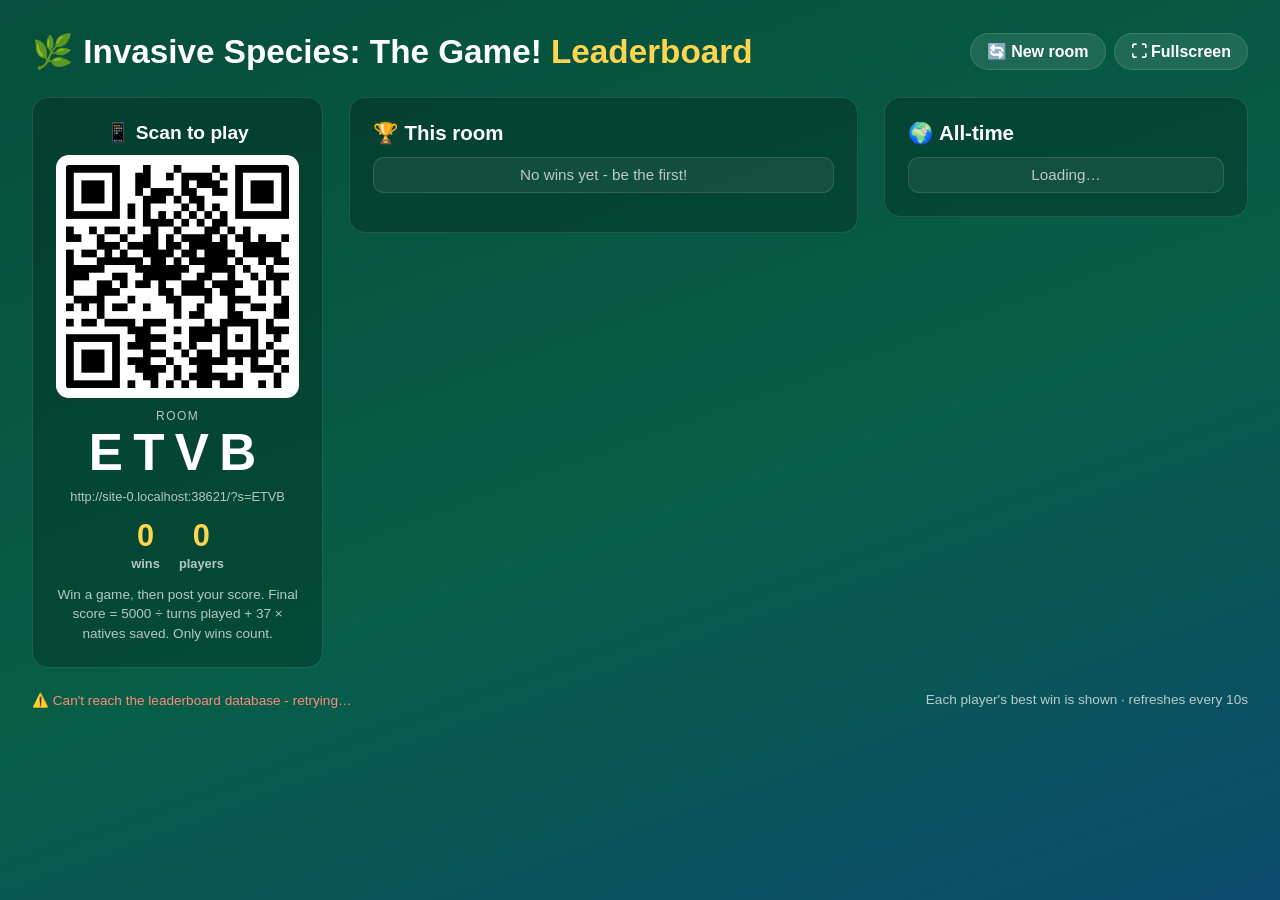
<file: leaderboard.html>
<!DOCTYPE html>
<html lang="en">
<head>
  <meta charset="UTF-8">
  <meta name="viewport" content="width=device-width, initial-scale=1.0">
  <title>Leaderboard · Invasive Species: The Game!</title>
  <meta name="theme-color" content="#064e3b">
  <style>
    :root {
      --bg1: #064e3b; --bg2: #065f46; --bg3: #0c4a6e;
      --panel: rgba(0, 0, 0, 0.22);
      --line: rgba(255, 255, 255, 0.12);
      --text: #ffffff; --muted: rgba(255, 255, 255, 0.7);
      --gold: #FFD54F; --green: #81C784; --red: #ff8a80;
    }
    * { box-sizing: border-box; margin: 0; padding: 0; }
    html, body { min-height: 100%; }
    body {
      font-family: -apple-system, BlinkMacSystemFont, 'Segoe UI', sans-serif;
      background: linear-gradient(160deg, var(--bg1) 0%, var(--bg2) 55%, var(--bg3) 100%) fixed;
      color: var(--text);
      padding: clamp(16px, 2.5vw, 36px);
    }
    h1 { font-size: clamp(1.3rem, 2.6vw, 2.4rem); font-weight: 800; }
    h2 { font-size: clamp(1rem, 1.6vw, 1.45rem); font-weight: 800; margin-bottom: 0.6em; }
    .top { display: flex; justify-content: space-between; align-items: center; gap: 1rem; flex-wrap: wrap; margin-bottom: clamp(12px, 2vw, 28px); }
    .tools { display: flex; gap: 0.5rem; }
    button {
      font: inherit; font-weight: 700; color: var(--text); cursor: pointer;
      background: rgba(255, 255, 255, 0.1); border: 1px solid var(--line);
      border-radius: 999px; padding: 0.5rem 1rem;
    }
    button:hover { background: rgba(255, 255, 255, 0.18); }

    .grid { display: grid; grid-template-columns: minmax(240px, 0.8fr) 1.4fr 1fr; gap: clamp(12px, 2vw, 28px); align-items: start; }
    @media (max-width: 1000px) { .grid { grid-template-columns: 1fr 1fr; } .join { grid-column: 1 / -1; } }
    @media (max-width: 640px) { .grid { grid-template-columns: 1fr; } }

    .card { background: var(--panel); border: 1px solid var(--line); border-radius: 1rem; padding: clamp(14px, 1.8vw, 24px); }

    .join { text-align: center; }
    .join .scan { font-size: clamp(1rem, 1.5vw, 1.3rem); font-weight: 700; margin-bottom: 0.7rem; }
    .qr { width: min(100%, 320px); aspect-ratio: 1; background: #fff; border-radius: 0.8rem; padding: 10px; display: block; margin: 0 auto 0.7rem; }
    .room-label { font-size: 0.75rem; text-transform: uppercase; letter-spacing: 0.12em; color: var(--muted); }
    .room { font-size: clamp(2rem, 4vw, 3.4rem); font-weight: 800; letter-spacing: 0.2em; }
    .url { font-size: 0.8rem; color: var(--muted); word-break: break-all; margin-top: 0.4rem; }
    .stats { display: flex; justify-content: center; gap: 1.2rem; margin-top: 0.9rem; font-weight: 700; }
    .stats b { display: block; font-size: clamp(1.4rem, 2.4vw, 2rem); color: var(--gold); }
    .stats span { font-size: 0.8rem; color: var(--muted); font-weight: 600; }

    ol.board { list-style: none; display: flex; flex-direction: column; gap: 0.45rem; }
    ol.board li {
      display: grid; grid-template-columns: 2.4em 1fr auto; align-items: center; gap: 0.7rem;
      padding: 0.55em 0.8em; border-radius: 0.7rem; background: rgba(255, 255, 255, 0.06);
      border: 1px solid var(--line);
    }
    ol.board li.empty { display: block; }
    ol.board li.first { background: rgba(255, 213, 79, 0.18); border-color: rgba(255, 213, 79, 0.6); }
    ol.board li.fresh { animation: fresh 2.4s ease; }
    @keyframes fresh { 0% { background: rgba(129, 199, 132, 0.6); transform: scale(1.03); } 100% { } }
    .rank { font-weight: 800; text-align: center; font-size: 1.15em; }
    .who { font-weight: 700; overflow: hidden; text-overflow: ellipsis; white-space: nowrap; }
    .who small { display: block; font-weight: 500; font-size: 0.72em; color: var(--muted); }
    .pts { font-weight: 800; font-size: 1.25em; color: var(--gold); font-variant-numeric: tabular-nums; }
    .room-board { font-size: clamp(1rem, 1.5vw, 1.45rem); }
    .all-board { font-size: clamp(0.9rem, 1.1vw, 1.05rem); }
    .empty { color: var(--muted); text-align: center; padding: 1.2rem 0.5rem; font-size: 0.95rem; }

    .feed { list-style: none; display: flex; flex-direction: column; gap: 0.35rem; margin-top: 1rem; font-size: 0.9rem; }
    .feed li { padding: 0.35rem 0.6rem; border-radius: 0.5rem; background: rgba(255, 255, 255, 0.05); }
    .feed .ago { float: right; color: var(--muted); font-size: 0.8em; }

    .foot { margin-top: clamp(12px, 2vw, 24px); display: flex; justify-content: space-between; flex-wrap: wrap; gap: 0.6rem; font-size: 0.85rem; color: var(--muted); }
    .foot .err { color: var(--red); }
    .how { font-size: 0.85rem; color: var(--muted); line-height: 1.45; margin-top: 0.8rem; }

    .setup { max-width: 720px; margin: 2rem auto; line-height: 1.55; }
    .setup code { background: rgba(255, 255, 255, 0.12); padding: 0.1em 0.35em; border-radius: 0.3em; }
    .setup ol { margin: 0.8rem 0 0 1.4rem; }
    .setup li { margin-bottom: 0.4rem; }
  </style>
</head>
<body>
  <div class="top">
    <h1>🌿 Invasive Species: The Game! <span style="color:var(--gold)">Leaderboard</span></h1>
    <div class="tools">
      <button id="btnNewRoom" title="Start a fresh room board (all-time scores are kept)">🔄 New room</button>
      <button id="btnFull">⛶ Fullscreen</button>
    </div>
  </div>

  <div id="app" class="grid">
    <section class="card join">
      <div class="scan">📱 Scan to play</div>
      <img id="qr" class="qr" alt="QR code to open the game">
      <div class="room-label">Room</div>
      <div class="room" id="roomCode">····</div>
      <div class="url" id="gameUrl"></div>
      <div class="stats">
        <div><b id="statWins">0</b><span>wins</span></div>
        <div><b id="statPlayers">0</b><span>players</span></div>
      </div>
      <p class="how">Win a game, then post your score. Final score = 5000 ÷ turns played + 37 × natives saved. Only wins count.</p>
    </section>

    <section class="card">
      <h2>🏆 This room</h2>
      <ol class="board room-board" id="roomBoard"><li class="empty">No wins yet - be the first!</li></ol>
      <ul class="feed" id="feed"></ul>
    </section>

    <section class="card">
      <h2>🌍 All-time</h2>
      <ol class="board all-board" id="allBoard"><li class="empty">Loading…</li></ol>
    </section>
  </div>

  <div class="foot">
    <span id="updated">Connecting…</span>
    <span>Each player's best win is shown · refreshes every <span id="every"></span>s</span>
  </div>

  <script src="qrcode.min.js"></script>
  <script src="leaderboard-config.js"></script>
  <script>
    'use strict';
    // Refresh cadence for a room of people playing ~5-10 minute games: often
    // enough that a posted win shows up almost at once, light on the database.
    const REFRESH_MS = 10000;
    const TOP_N = 10;
    const DB = String(window.LEADERBOARD_DB_URL || '').trim().replace(/\/+$/, '');

    const $ = id => document.getElementById(id);
    const store = {
      get(k) { try { return localStorage.getItem(k); } catch (e) { return null; } },
      set(k, v) { try { localStorage.setItem(k, v); } catch (e) {} }
    };

    function genCode() {
      const a = 'ABCDEFGHJKLMNPQRSTUVWXYZ'; // no I/O
      let s = ''; for (let i = 0; i < 4; i++) s += a[Math.floor(Math.random() * a.length)];
      return s;
    }
    function cleanCode(v) {
      const c = String(v || '').toUpperCase().replace(/[^A-Z0-9]/g, '').slice(0, 12);
      return c.length >= 3 ? c : '';
    }

    let room = cleanCode(new URLSearchParams(location.search).get('s')) || cleanCode(store.get('lb-room')) || genCode();
    const seen = new Set();   // entry ids already on screen (to flash new ones)
    let first = true, lastOk = 0;

    function qrDataUrl(text) {
      const q = qrcode(0, 'M');
      q.addData(text);
      q.make();
      return q.createDataURL(8, 0);
    }

    function setRoom(code) {
      room = code;
      store.set('lb-room', room);
      history.replaceState(null, '', location.pathname + '?s=' + room);
      const gameUrl = new URL('./?s=' + room, location.href).href;
      $('roomCode').textContent = room;
      $('gameUrl').textContent = gameUrl;
      $('qr').src = qrDataUrl(gameUrl);
      seen.clear(); first = true;
    }

    // Keep each player's best win (names compared case-insensitively).
    function bestPerPlayer(entries) {
      const best = new Map();
      for (const e of entries) {
        const key = String(e.name || '').toLowerCase();
        const cur = best.get(key);
        if (!cur || e.score > cur.score || (e.score === cur.score && e.ts < cur.ts)) best.set(key, e);
      }
      return [...best.values()].sort((a, b) => b.score - a.score || a.ts - b.ts);
    }

    function ago(ts) {
      const s = Math.max(0, Math.round((Date.now() - ts) / 1000));
      return s < 60 ? s + 's ago' : s < 3600 ? Math.round(s / 60) + 'm ago' : Math.round(s / 3600) + 'h ago';
    }

    function li(e, i, fresh) {
      const el = document.createElement('li');
      if (i === 0) el.classList.add('first');
      if (fresh) el.classList.add('fresh');
      const medals = ['🥇', '🥈', '🥉'];
      const rank = document.createElement('span'); rank.className = 'rank'; rank.textContent = medals[i] || String(i + 1);
      const who = document.createElement('span'); who.className = 'who'; who.textContent = e.name;
      const sub = document.createElement('small'); sub.textContent = `${e.turns} turns · ${e.natives} natives`;
      who.appendChild(sub);
      const pts = document.createElement('span'); pts.className = 'pts'; pts.textContent = e.score;
      el.append(rank, who, pts);
      return el;
    }

    function renderBoard(el, rows, emptyMsg) {
      el.replaceChildren();
      if (!rows.length) {
        const e = document.createElement('li'); e.className = 'empty'; e.textContent = emptyMsg;
        el.appendChild(e); return;
      }
      rows.forEach((r, i) => el.appendChild(li(r, i, !first && !seen.has(r.id))));
    }

    const toList = obj => Object.entries(obj || {})
      .map(([id, v]) => Object.assign({ id }, v))
      .filter(e => e && typeof e.score === 'number' && e.won === true && e.name);

    async function getJSON(url) {
      const r = await fetch(url, { cache: 'no-store' });
      if (!r.ok) throw new Error('HTTP ' + r.status);
      return r.json();
    }

    async function refresh() {
      if (document.hidden) return;
      try {
        const [roomData, allData] = await Promise.all([
          getJSON(`${DB}/scores/sessions/${room}.json`),
          getJSON(`${DB}/scores/all.json?orderBy=%22score%22&limitToLast=100`)
        ]);
        const roomList = toList(roomData);
        const roomTop = bestPerPlayer(roomList).slice(0, TOP_N);
        const allTop = bestPerPlayer(toList(allData)).slice(0, TOP_N);

        renderBoard($('roomBoard'), roomTop, 'No wins yet - be the first!');
        renderBoard($('allBoard'), allTop, 'No wins yet.');

        $('statWins').textContent = roomList.length;
        $('statPlayers').textContent = new Set(roomList.map(e => String(e.name).toLowerCase())).size;

        const feed = $('feed'); feed.replaceChildren();
        roomList.sort((a, b) => b.ts - a.ts).slice(0, 6).forEach(e => {
          const item = document.createElement('li');
          const t = document.createElement('span'); t.className = 'ago'; t.textContent = ago(e.ts);
          item.append(t, document.createTextNode(`🏆 ${e.name} won in ${e.turns} turns - ${e.score}`));
          feed.appendChild(item);
        });

        roomList.forEach(e => seen.add(e.id));
        toList(allData).forEach(e => seen.add(e.id));
        first = false;
        lastOk = Date.now();
        $('updated').classList.remove('err');
      } catch (err) {
        $('updated').classList.add('err');
        $('updated').textContent = "⚠️ Can't reach the leaderboard database - retrying…";
      }
    }

    function tickUpdated() {
      if (!lastOk || $('updated').classList.contains('err')) return;
      $('updated').textContent = 'Updated ' + ago(lastOk);
    }

    function showSetup() {
      document.querySelector('.foot').style.display = 'none';
      document.querySelector('.tools').style.display = 'none';
      $('app').outerHTML = `
        <div class="card setup">
          <h2>Leaderboard not set up yet</h2>
          <p>The global leaderboard stores scores in a free Firebase Realtime Database. To switch it on:</p>
          <ol>
            <li>Create a Firebase project at <code>console.firebase.google.com</code> and add a <b>Realtime Database</b> (locked mode is fine).</li>
            <li>In the database's <b>Rules</b> tab, paste the contents of <code>database.rules.json</code> from this repository and publish.</li>
            <li>Copy the database URL (like <code>https://your-project-default-rtdb.firebaseio.com</code>) into <code>leaderboard-config.js</code> and commit.</li>
          </ol>
          <p style="margin-top:0.8rem">The game itself works without it - players just won't see a post button.</p>
        </div>`;
    }

    if (!DB) {
      showSetup();
    } else {
      $('every').textContent = REFRESH_MS / 1000;
      setRoom(room);
      refresh();
      setInterval(refresh, REFRESH_MS);
      setInterval(tickUpdated, 1000);
      document.addEventListener('visibilitychange', () => { if (!document.hidden) refresh(); });
      $('btnNewRoom').addEventListener('click', () => {
        if (!confirm('Start a new room? The room board will start empty (all-time scores are kept).')) return;
        setRoom(genCode());
        refresh();
      });
      $('btnFull').addEventListener('click', () => {
        if (!document.fullscreenElement) document.documentElement.requestFullscreen?.().catch(() => {});
        else document.exitFullscreen?.();
      });
    }
  </script>
</body>
</html>
</file>
